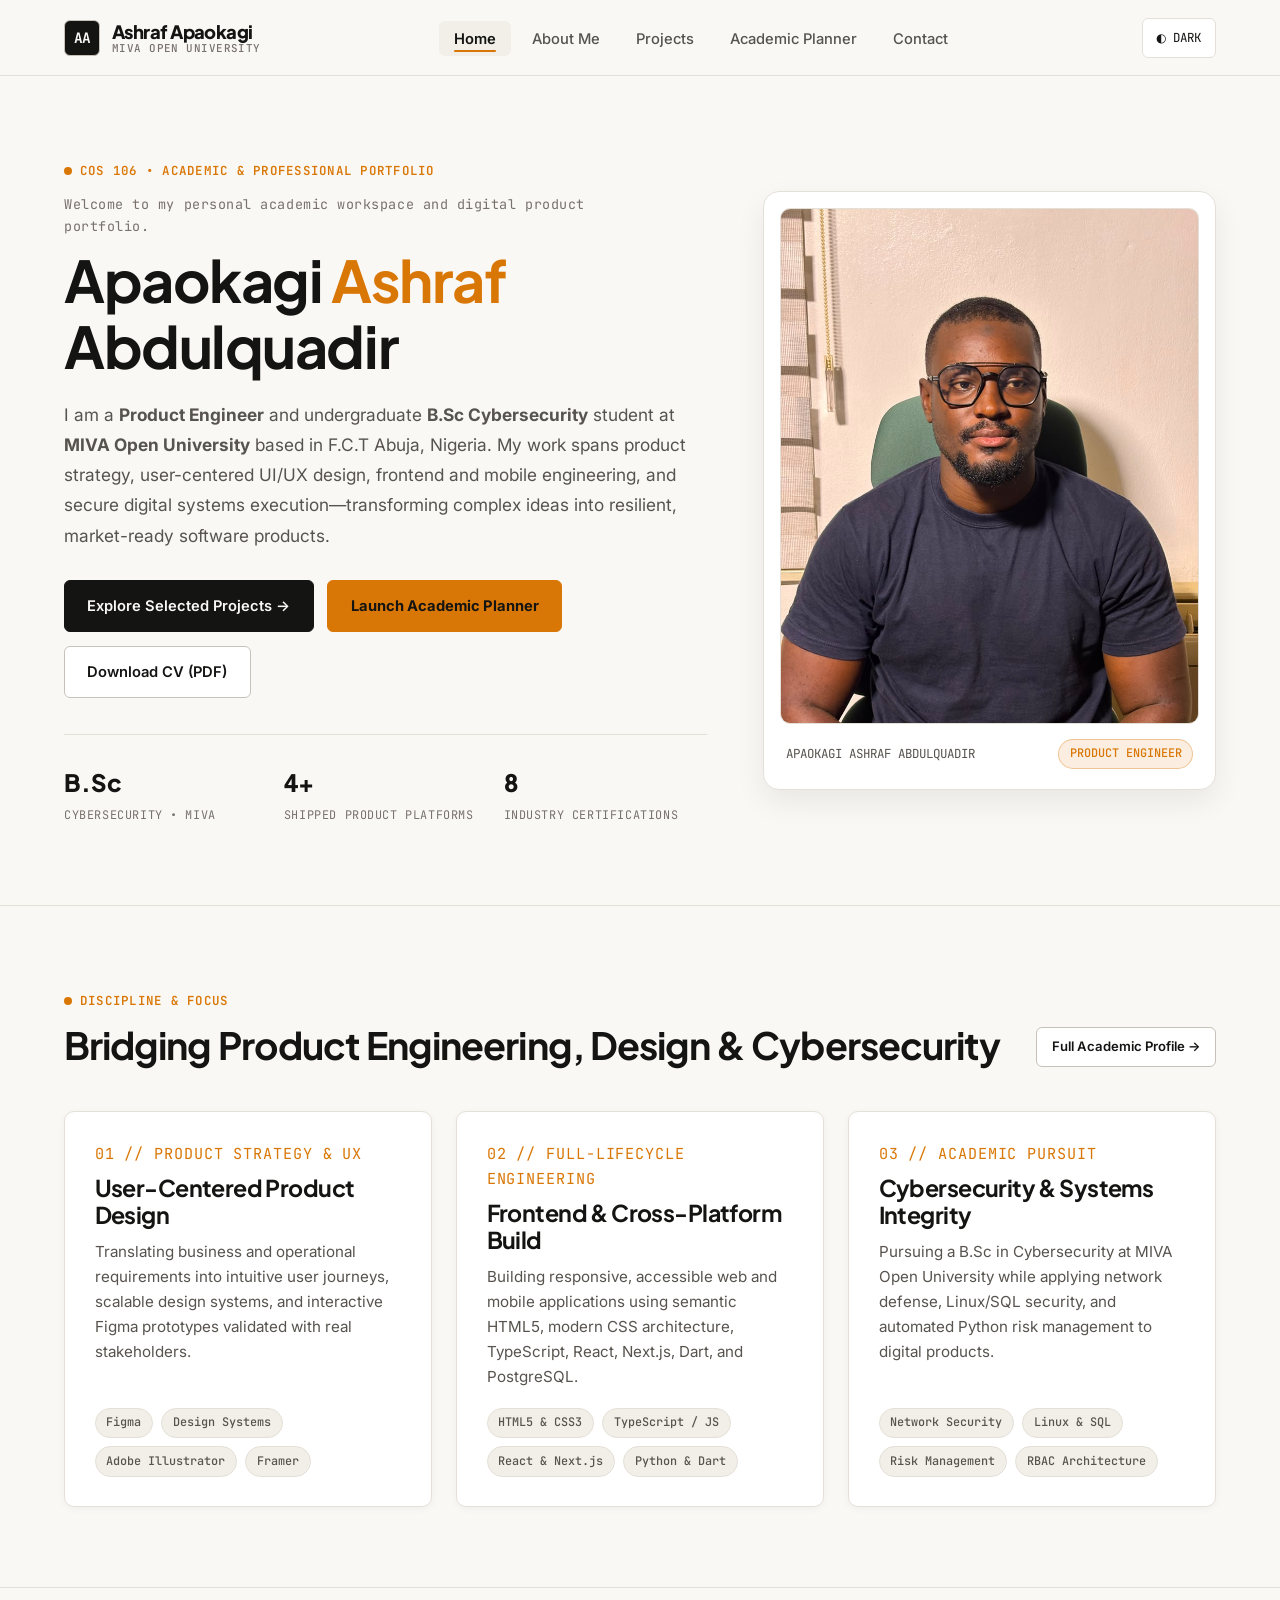
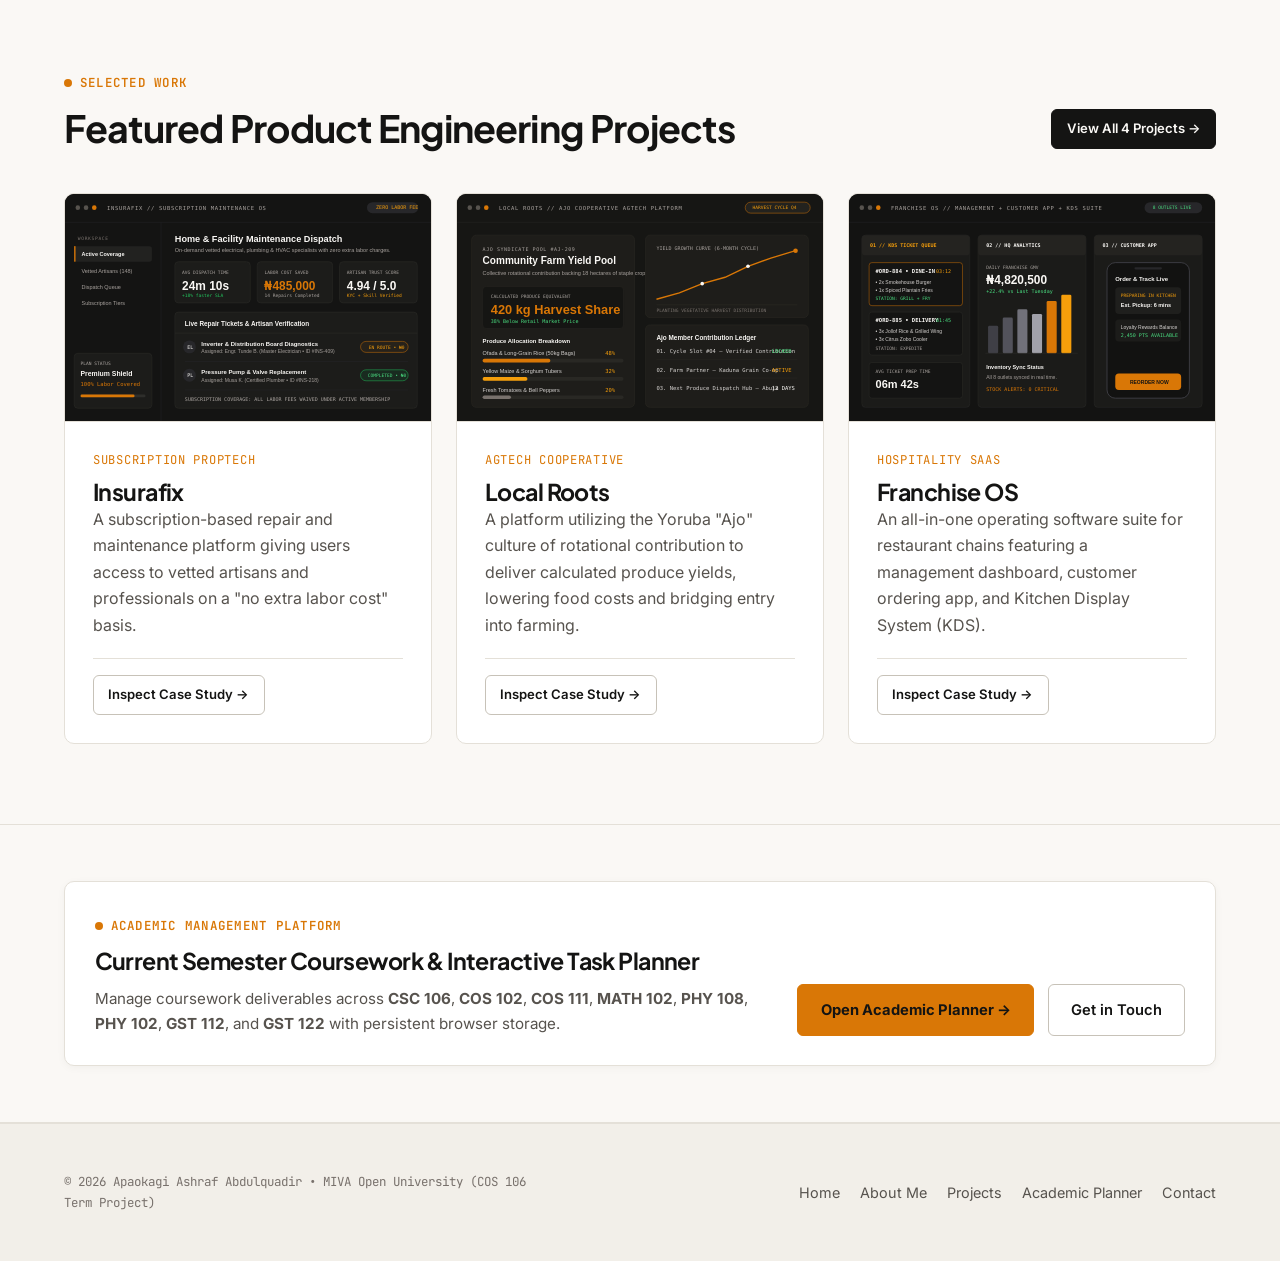
<file: index.html>
<!DOCTYPE html>
<html lang="en">
<head>
  <meta charset="UTF-8" />
  <meta name="viewport" content="width=device-width, initial-scale=1.0" />
  <meta name="description" content="Personal Academic Portfolio and Student Management Platform of Apaokagi Ashraf Abdulquadir — Product Engineer and B.Sc Cybersecurity Student at MIVA Open University." />
  <title>Apaokagi Ashraf Abdulquadir | Product Engineer &amp; Academic Portfolio</title>
  <link rel="preconnect" href="https://fonts.googleapis.com" />
  <link rel="preconnect" href="https://fonts.gstatic.com" crossorigin />
  <link href="https://fonts.googleapis.com/css2?family=Inter:wght@400;500;600;700&amp;family=JetBrains+Mono:wght@400;500;600&amp;family=Plus+Jakarta+Sans:wght@700;800&amp;display=swap" rel="stylesheet" />
  <link rel="stylesheet" href="css/styles.css" />
</head>
<body>
  <a href="#main-content" class="skip-link">Skip to main content</a>

  <!-- Persistent Navigation Header -->
  <header class="site-header">
    <div class="container header-inner">
      <a href="index.html" class="brand-logo" aria-label="Apaokagi Ashraf Abdulquadir Home">
        <span class="brand-monogram">AA</span>
        <span class="brand-meta">
          <span>Ashraf Apaokagi</span>
          <span class="brand-sub">MIVA OPEN UNIVERSITY</span>
        </span>
      </a>

      <nav aria-label="Primary Navigation">
        <ul class="nav-menu" id="nav-menu">
          <li><a href="index.html" class="nav-link active" aria-current="page">Home</a></li>
          <li><a href="about.html" class="nav-link">About Me</a></li>
          <li><a href="projects.html" class="nav-link">Projects</a></li>
          <li><a href="planner.html" class="nav-link">Academic Planner</a></li>
          <li><a href="contact.html" class="nav-link">Contact</a></li>
        </ul>
      </nav>

      <div class="header-actions">
        <button type="button" class="theme-toggle" id="theme-toggle" aria-label="Toggle color theme">
          <span>◐</span>
          <span id="theme-toggle-label">DARK</span>
        </button>
        <button type="button" class="mobile-nav-toggle" id="mobile-nav-toggle" aria-expanded="false" aria-controls="nav-menu">
          MENU ☰
        </button>
      </div>
    </div>
  </header>

  <!-- Main Content -->
  <main id="main-content">
    <!-- Hero Section: Student Name, Photograph, Welcome Message & Brief Biography -->
    <section class="section">
      <div class="container hero-grid">
        <div class="hero-content">
          <span class="eyebrow">COS 106 • Academic &amp; Professional Portfolio</span>
          <p class="hero-welcome">Welcome to my personal academic workspace and digital product portfolio.</p>
          <h1 class="hero-title">
            Apaokagi <span class="highlight">Ashraf</span> Abdulquadir
          </h1>
          <p class="hero-bio">
            I am a <strong>Product Engineer</strong> and undergraduate <strong>B.Sc Cybersecurity</strong> student at <strong>MIVA Open University</strong> based in F.C.T Abuja, Nigeria. My work spans product strategy, user-centered UI/UX design, frontend and mobile engineering, and secure digital systems execution—transforming complex ideas into resilient, market-ready software products.
          </p>

          <div class="btn-group">
            <a href="projects.html" class="btn btn-primary">Explore Selected Projects →</a>
            <a href="planner.html" class="btn btn-amber">Launch Academic Planner</a>
            <a href="docs/Product%20Engineer%20Resume.pdf" class="btn btn-secondary" target="_blank" rel="noopener">Download CV (PDF)</a>
          </div>

          <div class="hero-meta-grid">
            <div class="stat-item">
              <span class="stat-value">B.Sc</span>
              <span class="stat-label">Cybersecurity • MIVA</span>
            </div>
            <div class="stat-item">
              <span class="stat-value">4+</span>
              <span class="stat-label">Shipped Product Platforms</span>
            </div>
            <div class="stat-item">
              <span class="stat-value">8</span>
              <span class="stat-label">Industry Certifications</span>
            </div>
          </div>
        </div>

        <!-- Student Photograph Frame -->
        <aside aria-label="Student Portrait">
          <figure class="portrait-card">
            <div class="portrait-image-wrap">
              <img
                src="assets/profile.jpg"
                alt="Portrait photograph of Apaokagi Ashraf Abdulquadir, Product Engineer and B.Sc Cybersecurity student at MIVA Open University"
                width="600"
                height="740"
              />
            </div>
            <figcaption class="portrait-caption">
              <span>APAOKAGI ASHRAF ABDULQUADIR</span>
              <span class="badge badge-amber">PRODUCT ENGINEER</span>
            </figcaption>
          </figure>
        </aside>
      </div>
    </section>

    <!-- Core Pillars Section -->
    <section class="section">
      <div class="container">
        <div class="section-header">
          <div>
            <span class="eyebrow">Discipline &amp; Focus</span>
            <h2>Bridging Product Engineering, Design &amp; Cybersecurity</h2>
          </div>
          <a href="about.html" class="btn btn-secondary btn-sm">Full Academic Profile →</a>
        </div>

        <div class="grid-3">
          <article class="card">
            <div>
              <p class="card-meta">01 // Product Strategy &amp; UX</p>
              <h3>User-Centered Product Design</h3>
              <p>
                Translating business and operational requirements into intuitive user journeys, scalable design systems, and interactive Figma prototypes validated with real stakeholders.
              </p>
            </div>
            <ul class="tag-cloud" aria-label="Design Tools">
              <li class="badge">Figma</li>
              <li class="badge">Design Systems</li>
              <li class="badge">Adobe Illustrator</li>
              <li class="badge">Framer</li>
            </ul>
          </article>

          <article class="card">
            <div>
              <p class="card-meta">02 // Full-Lifecycle Engineering</p>
              <h3>Frontend &amp; Cross-Platform Build</h3>
              <p>
                Building responsive, accessible web and mobile applications using semantic HTML5, modern CSS architecture, TypeScript, React, Next.js, Dart, and PostgreSQL.
              </p>
            </div>
            <ul class="tag-cloud" aria-label="Engineering Stack">
              <li class="badge">HTML5 &amp; CSS3</li>
              <li class="badge">TypeScript / JS</li>
              <li class="badge">React &amp; Next.js</li>
              <li class="badge">Python &amp; Dart</li>
            </ul>
          </article>

          <article class="card">
            <div>
              <p class="card-meta">03 // Academic Pursuit</p>
              <h3>Cybersecurity &amp; Systems Integrity</h3>
              <p>
                Pursuing a B.Sc in Cybersecurity at MIVA Open University while applying network defense, Linux/SQL security, and automated Python risk management to digital products.
              </p>
            </div>
            <ul class="tag-cloud" aria-label="Security Focus">
              <li class="badge">Network Security</li>
              <li class="badge">Linux &amp; SQL</li>
              <li class="badge">Risk Management</li>
              <li class="badge">RBAC Architecture</li>
            </ul>
          </article>
        </div>
      </div>
    </section>

    <!-- Featured Projects Preview -->
    <section class="section">
      <div class="container">
        <div class="section-header">
          <div>
            <span class="eyebrow">Selected Work</span>
            <h2>Featured Product Engineering Projects</h2>
          </div>
          <a href="projects.html" class="btn btn-primary btn-sm">View All 4 Projects →</a>
        </div>

        <div class="grid-3">
          <article class="project-card">
            <div class="project-thumb">
              <img src="assets/project-insurafix.svg" alt="Insurafix subscription repair and maintenance platform dashboard mockup" loading="lazy" />
            </div>
            <div class="project-body">
              <div>
                <p class="card-meta">Subscription PropTech</p>
                <h3>Insurafix</h3>
                <p>
                  A subscription-based repair and maintenance platform giving users access to vetted artisans and professionals on a "no extra labor cost" basis.
                </p>
              </div>
              <div class="project-links">
                <a href="projects.html#insurafix" class="btn btn-secondary btn-sm">Inspect Case Study →</a>
              </div>
            </div>
          </article>

          <article class="project-card">
            <div class="project-thumb">
              <img src="assets/project-localroots.svg" alt="Local Roots Ajo cooperative farming yield platform interface mockup" loading="lazy" />
            </div>
            <div class="project-body">
              <div>
                <p class="card-meta">AgTech Cooperative</p>
                <h3>Local Roots</h3>
                <p>
                  A platform utilizing the Yoruba "Ajo" culture of rotational contribution to deliver calculated produce yields, lowering food costs and bridging entry into farming.
                </p>
              </div>
              <div class="project-links">
                <a href="projects.html#localroots" class="btn btn-secondary btn-sm">Inspect Case Study →</a>
              </div>
            </div>
          </article>

          <article class="project-card">
            <div class="project-thumb">
              <img src="assets/project-franchiseos.svg" alt="Franchise OS restaurant management dashboard, customer app, and KDS interface mockup" loading="lazy" />
            </div>
            <div class="project-body">
              <div>
                <p class="card-meta">Hospitality SaaS</p>
                <h3>Franchise OS</h3>
                <p>
                  An all-in-one operating software suite for restaurant chains featuring a management dashboard, customer ordering app, and Kitchen Display System (KDS).
                </p>
              </div>
              <div class="project-links">
                <a href="projects.html#franchiseos" class="btn btn-secondary btn-sm">Inspect Case Study →</a>
              </div>
            </div>
          </article>
        </div>
      </div>
    </section>

    <!-- Academic Management Callout -->
    <section class="section-compact">
      <div class="container">
        <div class="card">
          <div class="section-header" style="margin-bottom: 0;">
            <div>
              <span class="eyebrow">Academic Management Platform</span>
              <h3>Current Semester Coursework &amp; Interactive Task Planner</h3>
              <p style="margin-top: 0.45rem;">
                Manage coursework deliverables across <strong>CSC 106</strong>, <strong>COS 102</strong>, <strong>COS 111</strong>, <strong>MATH 102</strong>, <strong>PHY 108</strong>, <strong>PHY 102</strong>, <strong>GST 112</strong>, and <strong>GST 122</strong> with persistent browser storage.
              </p>
            </div>
            <div class="btn-group">
              <a href="planner.html" class="btn btn-amber">Open Academic Planner →</a>
              <a href="contact.html" class="btn btn-secondary">Get in Touch</a>
            </div>
          </div>
        </div>
      </div>
    </section>
  </main>

  <!-- Site Footer -->
  <footer class="site-footer">
    <div class="container footer-inner">
      <div>
        <p class="footer-copy">
          © 2026 Apaokagi Ashraf Abdulquadir • MIVA Open University (COS 106 Term Project)
        </p>
      </div>
      <ul class="footer-links" aria-label="Footer Navigation">
        <li><a href="index.html">Home</a></li>
        <li><a href="about.html">About Me</a></li>
        <li><a href="projects.html">Projects</a></li>
        <li><a href="planner.html">Academic Planner</a></li>
        <li><a href="contact.html">Contact</a></li>
      </ul>
    </div>
  </footer>

  <script src="js/main.js"></script>
</body>
</html>
</file>
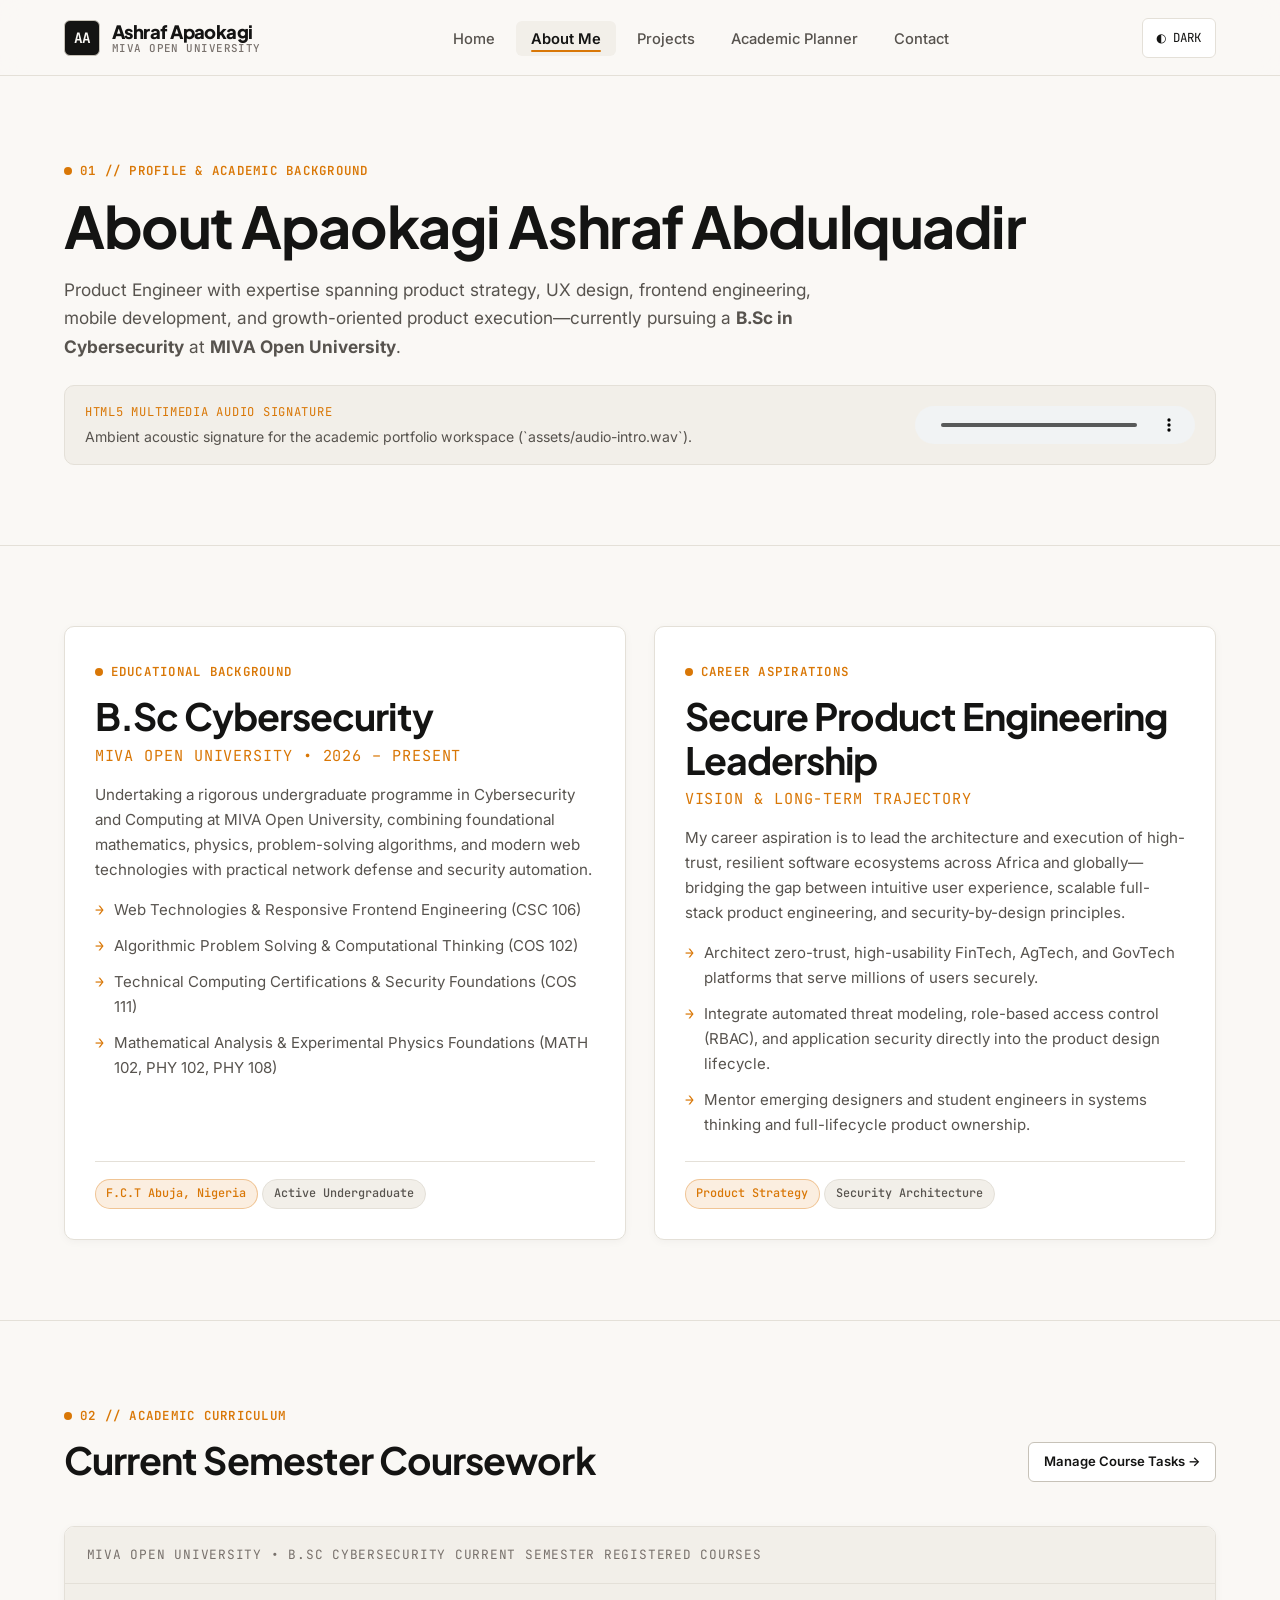
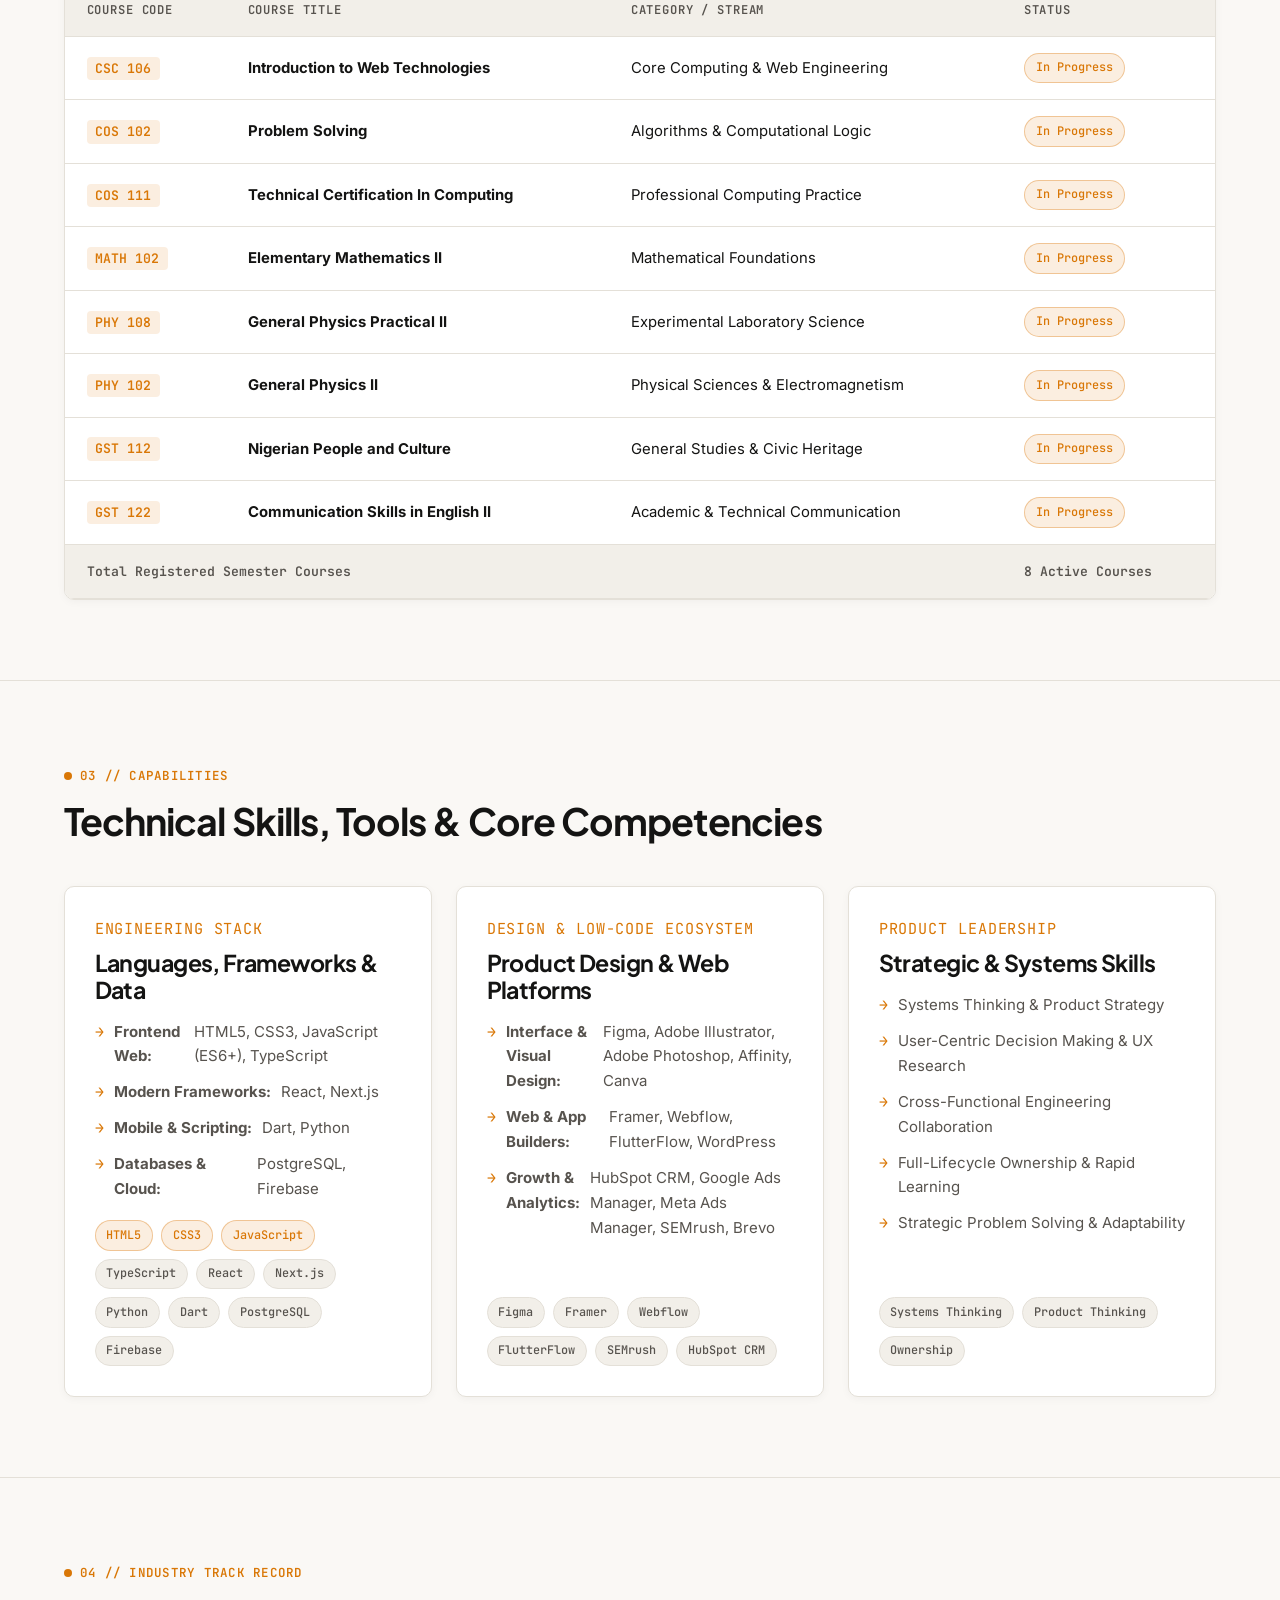
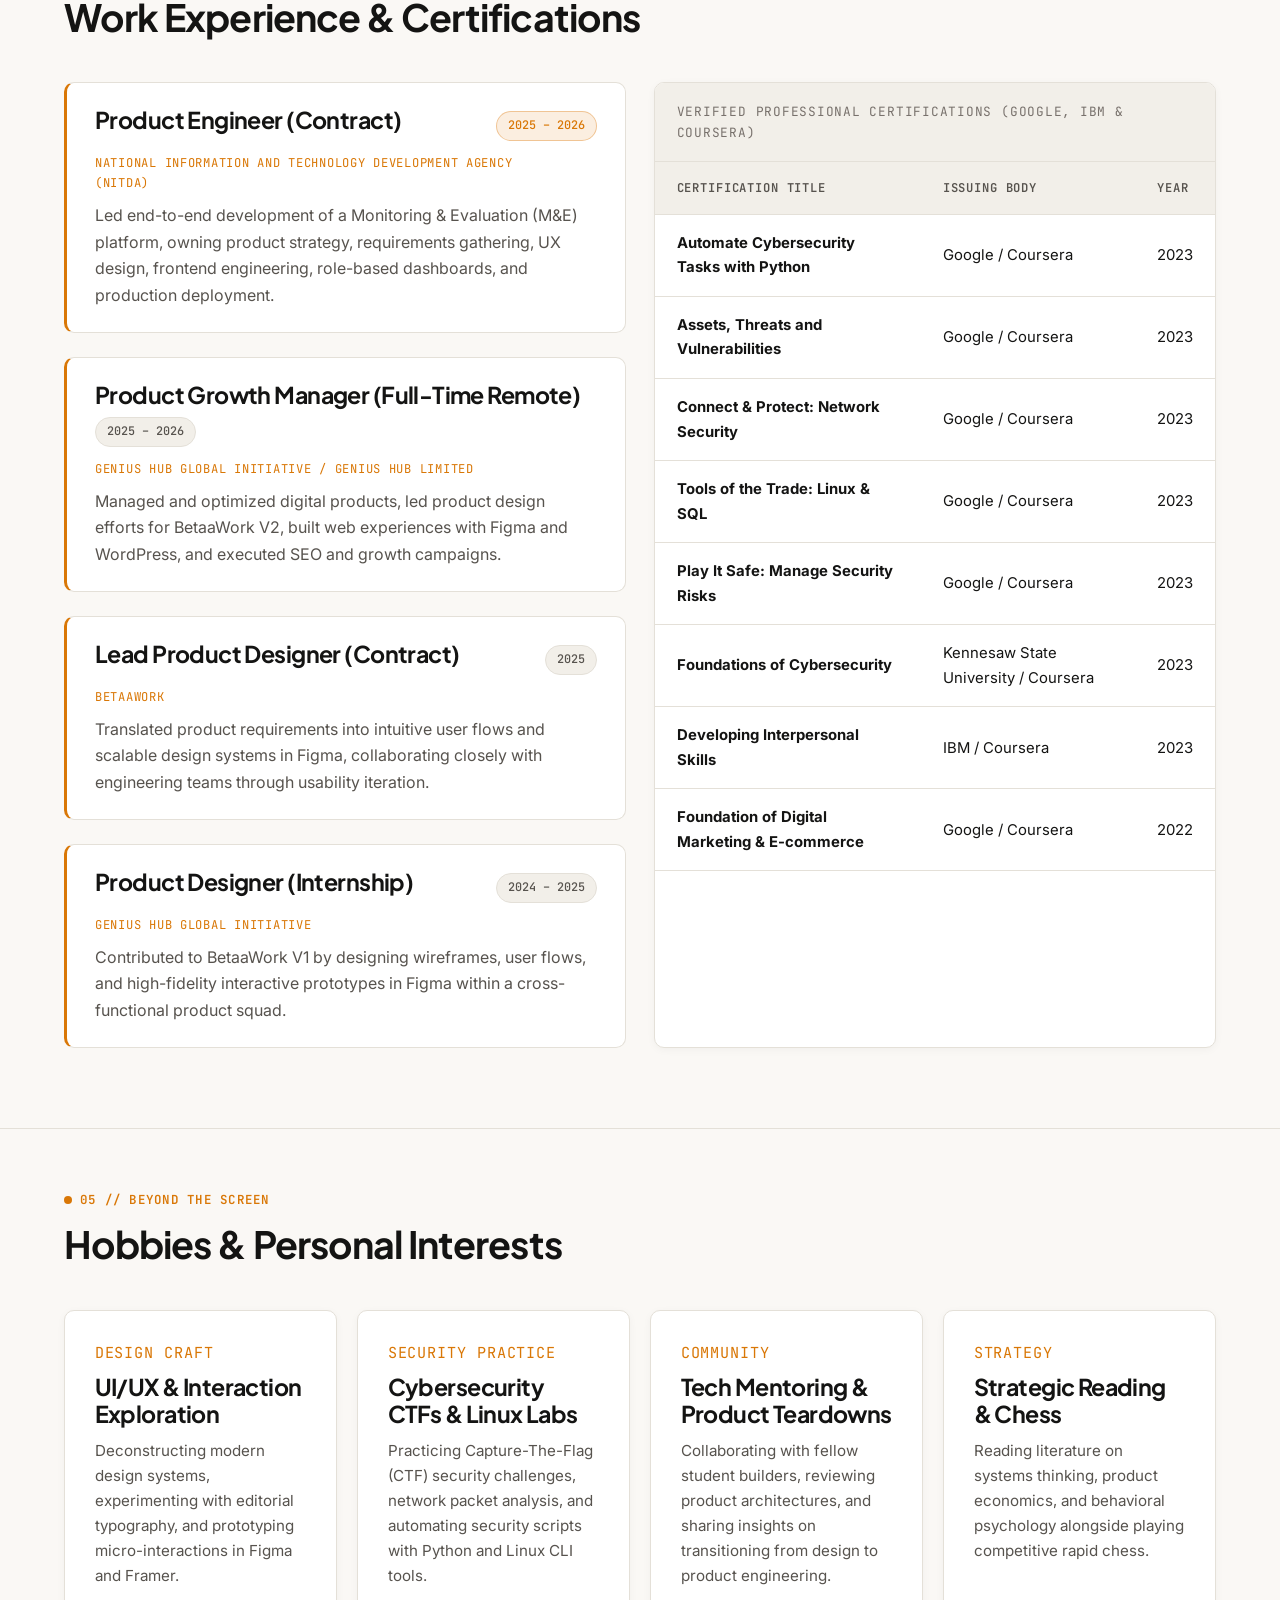
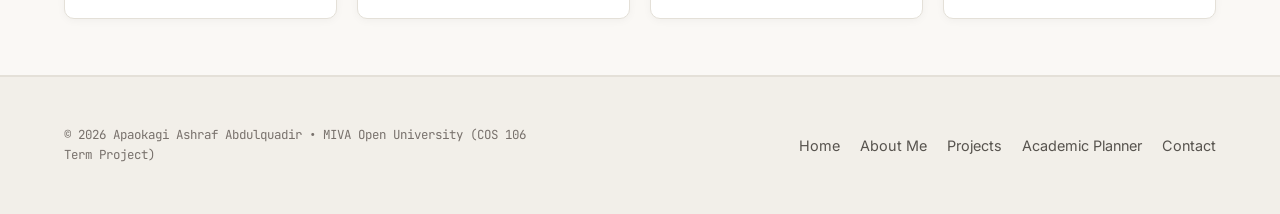
<file: about.html>
<!DOCTYPE html>
<html lang="en">
<head>
  <meta charset="UTF-8" />
  <meta name="viewport" content="width=device-width, initial-scale=1.0" />
  <meta name="description" content="About Apaokagi Ashraf Abdulquadir — Educational background at MIVA Open University, Career Aspirations, Technical Skills, Work Experience, and Hobbies." />
  <title>About Me | Apaokagi Ashraf Abdulquadir</title>
  <link rel="preconnect" href="https://fonts.googleapis.com" />
  <link rel="preconnect" href="https://fonts.gstatic.com" crossorigin />
  <link href="https://fonts.googleapis.com/css2?family=Inter:wght@400;500;600;700&amp;family=JetBrains+Mono:wght@400;500;600&amp;family=Plus+Jakarta+Sans:wght@700;800&amp;display=swap" rel="stylesheet" />
  <link rel="stylesheet" href="css/styles.css" />
</head>
<body>
  <a href="#main-content" class="skip-link">Skip to main content</a>

  <!-- Persistent Navigation Header -->
  <header class="site-header">
    <div class="container header-inner">
      <a href="index.html" class="brand-logo" aria-label="Apaokagi Ashraf Abdulquadir Home">
        <span class="brand-monogram">AA</span>
        <span class="brand-meta">
          <span>Ashraf Apaokagi</span>
          <span class="brand-sub">MIVA OPEN UNIVERSITY</span>
        </span>
      </a>

      <nav aria-label="Primary Navigation">
        <ul class="nav-menu" id="nav-menu">
          <li><a href="index.html" class="nav-link">Home</a></li>
          <li><a href="about.html" class="nav-link active" aria-current="page">About Me</a></li>
          <li><a href="projects.html" class="nav-link">Projects</a></li>
          <li><a href="planner.html" class="nav-link">Academic Planner</a></li>
          <li><a href="contact.html" class="nav-link">Contact</a></li>
        </ul>
      </nav>

      <div class="header-actions">
        <button type="button" class="theme-toggle" id="theme-toggle" aria-label="Toggle color theme">
          <span>◐</span>
          <span id="theme-toggle-label">DARK</span>
        </button>
        <button type="button" class="mobile-nav-toggle" id="mobile-nav-toggle" aria-expanded="false" aria-controls="nav-menu">
          MENU ☰
        </button>
      </div>
    </div>
  </header>

  <!-- Main Content -->
  <main id="main-content">
    <!-- Page Intro & Biography -->
    <section class="section">
      <div class="container">
        <span class="eyebrow">01 // Profile &amp; Academic Background</span>
        <h1>About Apaokagi Ashraf Abdulquadir</h1>
        <p style="margin-top: 1rem; font-size: 1.08rem;">
          Product Engineer with expertise spanning product strategy, UX design, frontend engineering, mobile development, and growth-oriented product execution—currently pursuing a <strong>B.Sc in Cybersecurity</strong> at <strong>MIVA Open University</strong>.
        </p>

        <!-- HTML5 Multimedia Audio Element (Satisfies HTML Multimedia Requirement) -->
        <div class="audio-bio-card" aria-label="Portfolio Audio Chime and Introduction">
          <div>
            <span class="card-meta" style="display: block; margin-bottom: 0.2rem;">HTML5 Multimedia Audio Signature</span>
            <p style="font-size: 0.88rem; margin: 0;">
              Ambient acoustic signature for the academic portfolio workspace (`assets/audio-intro.wav`).
            </p>
          </div>
          <audio controls preload="metadata">
            <source src="assets/audio-intro.wav" type="audio/wav" />
            Your browser does not support the HTML5 audio element.
          </audio>
        </div>
      </div>
    </section>

    <!-- Educational Background & Career Aspirations -->
    <section class="section">
      <div class="container">
        <div class="grid-2">
          <!-- Educational Background -->
          <article class="card">
            <div>
              <span class="eyebrow">Educational Background</span>
              <h2>B.Sc Cybersecurity</h2>
              <p class="card-meta" style="margin-top: 0.35rem;">MIVA Open University • 2026 – Present</p>
              <p style="margin-top: 0.85rem;">
                Undertaking a rigorous undergraduate programme in Cybersecurity and Computing at MIVA Open University, combining foundational mathematics, physics, problem-solving algorithms, and modern web technologies with practical network defense and security automation.
              </p>
              <ul class="styled-list" aria-label="Academic Focus Areas">
                <li>Web Technologies &amp; Responsive Frontend Engineering (CSC 106)</li>
                <li>Algorithmic Problem Solving &amp; Computational Thinking (COS 102)</li>
                <li>Technical Computing Certifications &amp; Security Foundations (COS 111)</li>
                <li>Mathematical Analysis &amp; Experimental Physics Foundations (MATH 102, PHY 102, PHY 108)</li>
              </ul>
            </div>
            <div style="margin-top: 1.5rem; padding-top: 1rem; border-top: 1px solid var(--border-subtle);">
              <span class="badge badge-amber">F.C.T Abuja, Nigeria</span>
              <span class="badge">Active Undergraduate</span>
            </div>
          </article>

          <!-- Career Aspirations -->
          <article class="card">
            <div>
              <span class="eyebrow">Career Aspirations</span>
              <h2>Secure Product Engineering Leadership</h2>
              <p class="card-meta" style="margin-top: 0.35rem;">Vision &amp; Long-Term Trajectory</p>
              <p style="margin-top: 0.85rem;">
                My career aspiration is to lead the architecture and execution of high-trust, resilient software ecosystems across Africa and globally—bridging the gap between intuitive user experience, scalable full-stack product engineering, and security-by-design principles.
              </p>
              <ul class="styled-list" aria-label="Career Goals">
                <li>Architect zero-trust, high-usability FinTech, AgTech, and GovTech platforms that serve millions of users securely.</li>
                <li>Integrate automated threat modeling, role-based access control (RBAC), and application security directly into the product design lifecycle.</li>
                <li>Mentor emerging designers and student engineers in systems thinking and full-lifecycle product ownership.</li>
              </ul>
            </div>
            <div style="margin-top: 1.5rem; padding-top: 1rem; border-top: 1px solid var(--border-subtle);">
              <span class="badge badge-amber">Product Strategy</span>
              <span class="badge">Security Architecture</span>
            </div>
          </article>
        </div>
      </div>
    </section>

    <!-- Current Semester Coursework Table (HTML Table Requirement) -->
    <section class="section">
      <div class="container">
        <div class="section-header">
          <div>
            <span class="eyebrow">02 // Academic Curriculum</span>
            <h2>Current Semester Coursework</h2>
          </div>
          <a href="planner.html" class="btn btn-secondary btn-sm">Manage Course Tasks →</a>
        </div>

        <div class="table-wrapper">
          <table class="data-table">
            <caption>MIVA Open University • B.Sc Cybersecurity Current Semester Registered Courses</caption>
            <thead>
              <tr>
                <th scope="col">Course Code</th>
                <th scope="col">Course Title</th>
                <th scope="col">Category / Stream</th>
                <th scope="col">Status</th>
              </tr>
            </thead>
            <tbody>
              <tr>
                <td><span class="code-pill">CSC 106</span></td>
                <td><strong>Introduction to Web Technologies</strong></td>
                <td>Core Computing &amp; Web Engineering</td>
                <td><span class="badge badge-amber">In Progress</span></td>
              </tr>
              <tr>
                <td><span class="code-pill">COS 102</span></td>
                <td><strong>Problem Solving</strong></td>
                <td>Algorithms &amp; Computational Logic</td>
                <td><span class="badge badge-amber">In Progress</span></td>
              </tr>
              <tr>
                <td><span class="code-pill">COS 111</span></td>
                <td><strong>Technical Certification In Computing</strong></td>
                <td>Professional Computing Practice</td>
                <td><span class="badge badge-amber">In Progress</span></td>
              </tr>
              <tr>
                <td><span class="code-pill">MATH 102</span></td>
                <td><strong>Elementary Mathematics II</strong></td>
                <td>Mathematical Foundations</td>
                <td><span class="badge badge-amber">In Progress</span></td>
              </tr>
              <tr>
                <td><span class="code-pill">PHY 108</span></td>
                <td><strong>General Physics Practical II</strong></td>
                <td>Experimental Laboratory Science</td>
                <td><span class="badge badge-amber">In Progress</span></td>
              </tr>
              <tr>
                <td><span class="code-pill">PHY 102</span></td>
                <td><strong>General Physics II</strong></td>
                <td>Physical Sciences &amp; Electromagnetism</td>
                <td><span class="badge badge-amber">In Progress</span></td>
              </tr>
              <tr>
                <td><span class="code-pill">GST 112</span></td>
                <td><strong>Nigerian People and Culture</strong></td>
                <td>General Studies &amp; Civic Heritage</td>
                <td><span class="badge badge-amber">In Progress</span></td>
              </tr>
              <tr>
                <td><span class="code-pill">GST 122</span></td>
                <td><strong>Communication Skills in English II</strong></td>
                <td>Academic &amp; Technical Communication</td>
                <td><span class="badge badge-amber">In Progress</span></td>
              </tr>
            </tbody>
            <tfoot>
              <tr>
                <td colspan="3">Total Registered Semester Courses</td>
                <td>8 Active Courses</td>
              </tr>
            </tfoot>
          </table>
        </div>
      </div>
    </section>

    <!-- Technical Skills & Tools Matrix -->
    <section class="section">
      <div class="container">
        <div class="section-header">
          <div>
            <span class="eyebrow">03 // Capabilities</span>
            <h2>Technical Skills, Tools &amp; Core Competencies</h2>
          </div>
        </div>

        <div class="grid-3">
          <article class="card">
            <div>
              <p class="card-meta">Engineering Stack</p>
              <h3>Languages, Frameworks &amp; Data</h3>
              <ul class="styled-list">
                <li><strong>Frontend Web:</strong> HTML5, CSS3, JavaScript (ES6+), TypeScript</li>
                <li><strong>Modern Frameworks:</strong> React, Next.js</li>
                <li><strong>Mobile &amp; Scripting:</strong> Dart, Python</li>
                <li><strong>Databases &amp; Cloud:</strong> PostgreSQL, Firebase</li>
              </ul>
            </div>
            <ul class="tag-cloud" aria-label="Tech Stack Badges">
              <li class="badge badge-amber">HTML5</li>
              <li class="badge badge-amber">CSS3</li>
              <li class="badge badge-amber">JavaScript</li>
              <li class="badge">TypeScript</li>
              <li class="badge">React</li>
              <li class="badge">Next.js</li>
              <li class="badge">Python</li>
              <li class="badge">Dart</li>
              <li class="badge">PostgreSQL</li>
              <li class="badge">Firebase</li>
            </ul>
          </article>

          <article class="card">
            <div>
              <p class="card-meta">Design &amp; Low-Code Ecosystem</p>
              <h3>Product Design &amp; Web Platforms</h3>
              <ul class="styled-list">
                <li><strong>Interface &amp; Visual Design:</strong> Figma, Adobe Illustrator, Adobe Photoshop, Affinity, Canva</li>
                <li><strong>Web &amp; App Builders:</strong> Framer, Webflow, FlutterFlow, WordPress</li>
                <li><strong>Growth &amp; Analytics:</strong> HubSpot CRM, Google Ads Manager, Meta Ads Manager, SEMrush, Brevo</li>
              </ul>
            </div>
            <ul class="tag-cloud" aria-label="Design and Growth Tools">
              <li class="badge">Figma</li>
              <li class="badge">Framer</li>
              <li class="badge">Webflow</li>
              <li class="badge">FlutterFlow</li>
              <li class="badge">SEMrush</li>
              <li class="badge">HubSpot CRM</li>
            </ul>
          </article>

          <article class="card">
            <div>
              <p class="card-meta">Product Leadership</p>
              <h3>Strategic &amp; Systems Skills</h3>
              <ul class="styled-list">
                <li>Systems Thinking &amp; Product Strategy</li>
                <li>User-Centric Decision Making &amp; UX Research</li>
                <li>Cross-Functional Engineering Collaboration</li>
                <li>Full-Lifecycle Ownership &amp; Rapid Learning</li>
                <li>Strategic Problem Solving &amp; Adaptability</li>
              </ul>
            </div>
            <ul class="tag-cloud" aria-label="Soft Skills">
              <li class="badge">Systems Thinking</li>
              <li class="badge">Product Thinking</li>
              <li class="badge">Ownership</li>
            </ul>
          </article>
        </div>
      </div>
    </section>

    <!-- Professional Experience & Industry Certifications -->
    <section class="section">
      <div class="container">
        <div class="section-header">
          <div>
            <span class="eyebrow">04 // Industry Track Record</span>
            <h2>Work Experience &amp; Certifications</h2>
          </div>
        </div>

        <div class="grid-2">
          <!-- Work Experience Timeline -->
          <div class="timeline" aria-label="Professional Experience">
            <article class="timeline-item">
              <div class="timeline-header">
                <h3>Product Engineer (Contract)</h3>
                <span class="badge badge-amber">2025 – 2026</span>
              </div>
              <p class="card-meta">National Information and Technology Development Agency (NITDA)</p>
              <p>
                Led end-to-end development of a Monitoring &amp; Evaluation (M&amp;E) platform, owning product strategy, requirements gathering, UX design, frontend engineering, role-based dashboards, and production deployment.
              </p>
            </article>

            <article class="timeline-item">
              <div class="timeline-header">
                <h3>Product Growth Manager (Full-Time Remote)</h3>
                <span class="badge">2025 – 2026</span>
              </div>
              <p class="card-meta">Genius Hub Global Initiative / Genius Hub Limited</p>
              <p>
                Managed and optimized digital products, led product design efforts for BetaaWork V2, built web experiences with Figma and WordPress, and executed SEO and growth campaigns.
              </p>
            </article>

            <article class="timeline-item">
              <div class="timeline-header">
                <h3>Lead Product Designer (Contract)</h3>
                <span class="badge">2025</span>
              </div>
              <p class="card-meta">BetaaWork</p>
              <p>
                Translated product requirements into intuitive user flows and scalable design systems in Figma, collaborating closely with engineering teams through usability iteration.
              </p>
            </article>

            <article class="timeline-item">
              <div class="timeline-header">
                <h3>Product Designer (Internship)</h3>
                <span class="badge">2024 – 2025</span>
              </div>
              <p class="card-meta">Genius Hub Global Initiative</p>
              <p>
                Contributed to BetaaWork V1 by designing wireframes, user flows, and high-fidelity interactive prototypes in Figma within a cross-functional product squad.
              </p>
            </article>
          </div>

          <!-- Certifications Table -->
          <div class="table-wrapper">
            <table class="data-table">
              <caption>Verified Professional Certifications (Google, IBM &amp; Coursera)</caption>
              <thead>
                <tr>
                  <th scope="col">Certification Title</th>
                  <th scope="col">Issuing Body</th>
                  <th scope="col">Year</th>
                </tr>
              </thead>
              <tbody>
                <tr>
                  <td><strong>Automate Cybersecurity Tasks with Python</strong></td>
                  <td>Google / Coursera</td>
                  <td>2023</td>
                </tr>
                <tr>
                  <td><strong>Assets, Threats and Vulnerabilities</strong></td>
                  <td>Google / Coursera</td>
                  <td>2023</td>
                </tr>
                <tr>
                  <td><strong>Connect &amp; Protect: Network Security</strong></td>
                  <td>Google / Coursera</td>
                  <td>2023</td>
                </tr>
                <tr>
                  <td><strong>Tools of the Trade: Linux &amp; SQL</strong></td>
                  <td>Google / Coursera</td>
                  <td>2023</td>
                </tr>
                <tr>
                  <td><strong>Play It Safe: Manage Security Risks</strong></td>
                  <td>Google / Coursera</td>
                  <td>2023</td>
                </tr>
                <tr>
                  <td><strong>Foundations of Cybersecurity</strong></td>
                  <td>Kennesaw State University / Coursera</td>
                  <td>2023</td>
                </tr>
                <tr>
                  <td><strong>Developing Interpersonal Skills</strong></td>
                  <td>IBM / Coursera</td>
                  <td>2023</td>
                </tr>
                <tr>
                  <td><strong>Foundation of Digital Marketing &amp; E-commerce</strong></td>
                  <td>Google / Coursera</td>
                  <td>2022</td>
                </tr>
              </tbody>
            </table>
          </div>
        </div>
      </div>
    </section>

    <!-- Hobbies and Interests -->
    <section class="section-compact">
      <div class="container">
        <div class="section-header">
          <div>
            <span class="eyebrow">05 // Beyond the Screen</span>
            <h2>Hobbies &amp; Personal Interests</h2>
          </div>
        </div>

        <div class="grid-4">
          <article class="card">
            <div>
              <p class="card-meta">Design Craft</p>
              <h3>UI/UX &amp; Interaction Exploration</h3>
              <p>
                Deconstructing modern design systems, experimenting with editorial typography, and prototyping micro-interactions in Figma and Framer.
              </p>
            </div>
          </article>

          <article class="card">
            <div>
              <p class="card-meta">Security Practice</p>
              <h3>Cybersecurity CTFs &amp; Linux Labs</h3>
              <p>
                Practicing Capture-The-Flag (CTF) security challenges, network packet analysis, and automating security scripts with Python and Linux CLI tools.
              </p>
            </div>
          </article>

          <article class="card">
            <div>
              <p class="card-meta">Community</p>
              <h3>Tech Mentoring &amp; Product Teardowns</h3>
              <p>
                Collaborating with fellow student builders, reviewing product architectures, and sharing insights on transitioning from design to product engineering.
              </p>
            </div>
          </article>

          <article class="card">
            <div>
              <p class="card-meta">Strategy</p>
              <h3>Strategic Reading &amp; Chess</h3>
              <p>
                Reading literature on systems thinking, product economics, and behavioral psychology alongside playing competitive rapid chess.
              </p>
            </div>
          </article>
        </div>
      </div>
    </section>
  </main>

  <!-- Site Footer -->
  <footer class="site-footer">
    <div class="container footer-inner">
      <div>
        <p class="footer-copy">
          © 2026 Apaokagi Ashraf Abdulquadir • MIVA Open University (COS 106 Term Project)
        </p>
      </div>
      <ul class="footer-links" aria-label="Footer Navigation">
        <li><a href="index.html">Home</a></li>
        <li><a href="about.html">About Me</a></li>
        <li><a href="projects.html">Projects</a></li>
        <li><a href="planner.html">Academic Planner</a></li>
        <li><a href="contact.html">Contact</a></li>
      </ul>
    </div>
  </footer>

  <script src="js/main.js"></script>
</body>
</html>
</file>
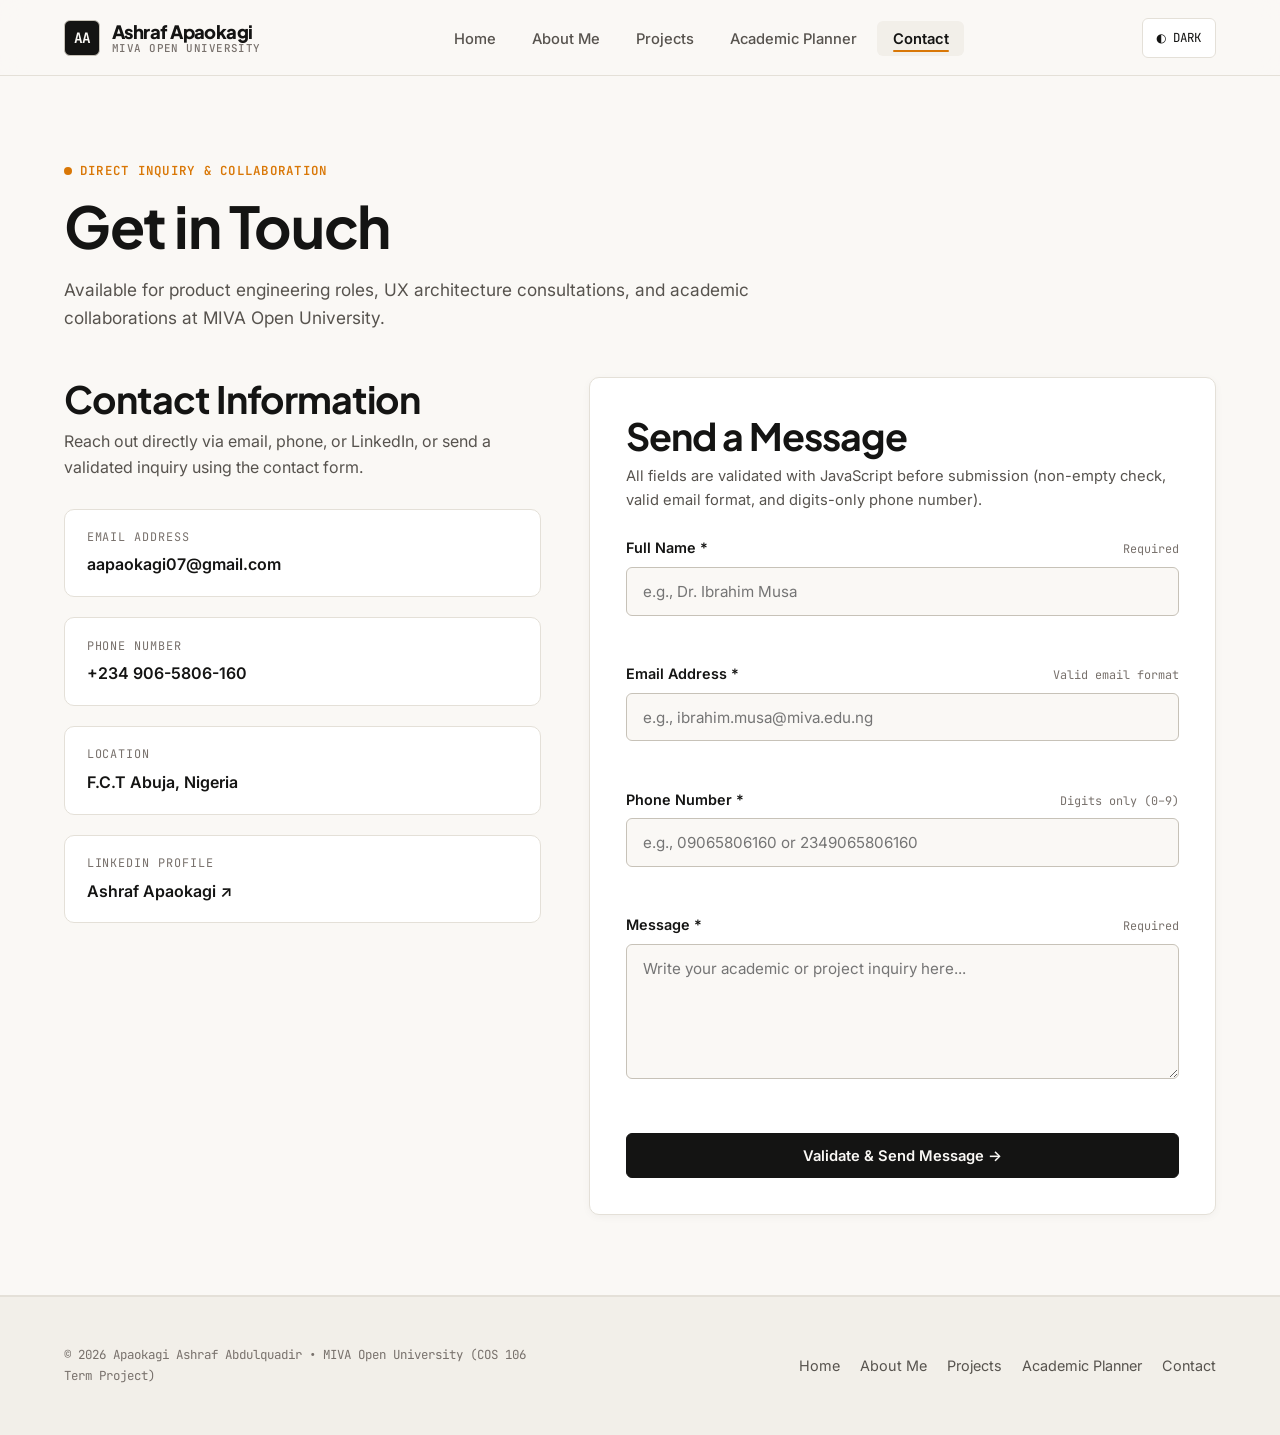
<file: contact.html>
<!DOCTYPE html>
<html lang="en">
<head>
  <meta charset="UTF-8" />
  <meta name="viewport" content="width=device-width, initial-scale=1.0" />
  <meta name="description" content="Contact Apaokagi Ashraf Abdulquadir — Product Engineer & B.Sc Cybersecurity Student at MIVA Open University." />
  <title>Contact | Apaokagi Ashraf Abdulquadir</title>
  <link rel="preconnect" href="https://fonts.googleapis.com" />
  <link rel="preconnect" href="https://fonts.gstatic.com" crossorigin />
  <link href="https://fonts.googleapis.com/css2?family=Inter:wght@400;500;600;700&amp;family=JetBrains+Mono:wght@400;500;600&amp;family=Plus+Jakarta+Sans:wght@700;800&amp;display=swap" rel="stylesheet" />
  <link rel="stylesheet" href="css/styles.css" />
</head>
<body>
  <a href="#main-content" class="skip-link">Skip to main content</a>

  <!-- Persistent Navigation Header -->
  <header class="site-header">
    <div class="container header-inner">
      <a href="index.html" class="brand-logo" aria-label="Apaokagi Ashraf Abdulquadir Home">
        <span class="brand-monogram">AA</span>
        <span class="brand-meta">
          <span>Ashraf Apaokagi</span>
          <span class="brand-sub">MIVA OPEN UNIVERSITY</span>
        </span>
      </a>

      <nav aria-label="Primary Navigation">
        <ul class="nav-menu" id="nav-menu">
          <li><a href="index.html" class="nav-link">Home</a></li>
          <li><a href="about.html" class="nav-link">About Me</a></li>
          <li><a href="projects.html" class="nav-link">Projects</a></li>
          <li><a href="planner.html" class="nav-link">Academic Planner</a></li>
          <li><a href="contact.html" class="nav-link active" aria-current="page">Contact</a></li>
        </ul>
      </nav>

      <div class="header-actions">
        <button type="button" class="theme-toggle" id="theme-toggle" aria-label="Toggle color theme">
          <span>◐</span>
          <span id="theme-toggle-label">DARK</span>
        </button>
        <button type="button" class="mobile-nav-toggle" id="mobile-nav-toggle" aria-expanded="false" aria-controls="nav-menu">
          MENU ☰
        </button>
      </div>
    </div>
  </header>

  <!-- Main Content -->
  <main id="main-content">
    <section class="section">
      <div class="container">
        <span class="eyebrow">Direct Inquiry &amp; Collaboration</span>
        <h1>Get in Touch</h1>
        <p style="margin-top: 1rem; font-size: 1.08rem;">
          Available for product engineering roles, UX architecture consultations, and academic collaborations at MIVA Open University.
        </p>

        <div class="contact-layout" style="margin-top: 2.75rem;">
          <!-- Left Column: Direct Contact Details -->
          <aside aria-label="Contact Coordinates">
            <h2>Contact Information</h2>
            <p style="margin-top: 0.5rem;">
              Reach out directly via email, phone, or LinkedIn, or send a validated inquiry using the contact form.
            </p>

            <ul class="contact-info-list">
              <li class="contact-info-item">
                <span class="contact-info-label">Email Address</span>
                <a href="mailto:aapaokagi07@gmail.com" class="contact-info-value">aapaokagi07@gmail.com</a>
              </li>

              <li class="contact-info-item">
                <span class="contact-info-label">Phone Number</span>
                <a href="tel:+2349065806160" class="contact-info-value">+234 906-5806-160</a>
              </li>

              <li class="contact-info-item">
                <span class="contact-info-label">Location</span>
                <span class="contact-info-value">F.C.T Abuja, Nigeria</span>
              </li>

              <li class="contact-info-item">
                <span class="contact-info-label">LinkedIn Profile</span>
                <a href="https://www.linkedin.com" target="_blank" rel="noopener" class="contact-info-value">
                  Ashraf Apaokagi ↗
                </a>
              </li>
            </ul>
          </aside>

          <!-- Right Column: Validated Contact Form -->
          <div class="form-card">
            <h2 style="margin-bottom: 0.45rem;">Send a Message</h2>
            <p style="font-size: 0.92rem; margin-bottom: 1.5rem;">
              All fields are validated with JavaScript before submission (non-empty check, valid email format, and digits-only phone number).
            </p>

            <!-- Form Submission Status Banner -->
            <div id="form-feedback" class="form-feedback" role="status" aria-live="polite"></div>

            <form id="contact-form" novalidate>
              <!-- 1. Name -->
              <div class="form-group">
                <label for="contact-name" class="form-label">
                  <span>Full Name *</span>
                  <span class="form-hint">Required</span>
                </label>
                <input
                  type="text"
                  id="contact-name"
                  name="name"
                  class="form-control"
                  placeholder="e.g., Dr. Ibrahim Musa"
                  autocomplete="name"
                  aria-describedby="error-name"
                  required
                />
                <span id="error-name" class="field-error" role="alert"></span>
              </div>

              <!-- 2. Email Address -->
              <div class="form-group">
                <label for="contact-email" class="form-label">
                  <span>Email Address *</span>
                  <span class="form-hint">Valid email format</span>
                </label>
                <input
                  type="email"
                  id="contact-email"
                  name="email"
                  class="form-control"
                  placeholder="e.g., ibrahim.musa@miva.edu.ng"
                  autocomplete="email"
                  aria-describedby="error-email"
                  required
                />
                <span id="error-email" class="field-error" role="alert"></span>
              </div>

              <!-- 3. Phone Number (Digits Only) -->
              <div class="form-group">
                <label for="contact-phone" class="form-label">
                  <span>Phone Number *</span>
                  <span class="form-hint">Digits only (0–9)</span>
                </label>
                <input
                  type="tel"
                  id="contact-phone"
                  name="phone"
                  class="form-control"
                  placeholder="e.g., 09065806160 or 2349065806160"
                  inputmode="numeric"
                  autocomplete="tel"
                  aria-describedby="error-phone"
                  required
                />
                <span id="error-phone" class="field-error" role="alert"></span>
              </div>

              <!-- 4. Message -->
              <div class="form-group">
                <label for="contact-message" class="form-label">
                  <span>Message *</span>
                  <span class="form-hint">Required</span>
                </label>
                <textarea
                  id="contact-message"
                  name="message"
                  class="form-control"
                  placeholder="Write your academic or project inquiry here..."
                  aria-describedby="error-message"
                  required
                ></textarea>
                <span id="error-message" class="field-error" role="alert"></span>
              </div>

              <button type="submit" class="btn btn-primary" id="contact-submit-btn" style="width: 100%;">
                Validate &amp; Send Message →
              </button>
            </form>
          </div>
        </div>
      </div>
    </section>
  </main>

  <!-- Site Footer -->
  <footer class="site-footer">
    <div class="container footer-inner">
      <div>
        <p class="footer-copy">
          © 2026 Apaokagi Ashraf Abdulquadir • MIVA Open University (COS 106 Term Project)
        </p>
      </div>
      <ul class="footer-links" aria-label="Footer Navigation">
        <li><a href="index.html">Home</a></li>
        <li><a href="about.html">About Me</a></li>
        <li><a href="projects.html">Projects</a></li>
        <li><a href="planner.html">Academic Planner</a></li>
        <li><a href="contact.html">Contact</a></li>
      </ul>
    </div>
  </footer>

  <script src="js/main.js"></script>
  <script src="js/contact.js"></script>
</body>
</html>
</file>
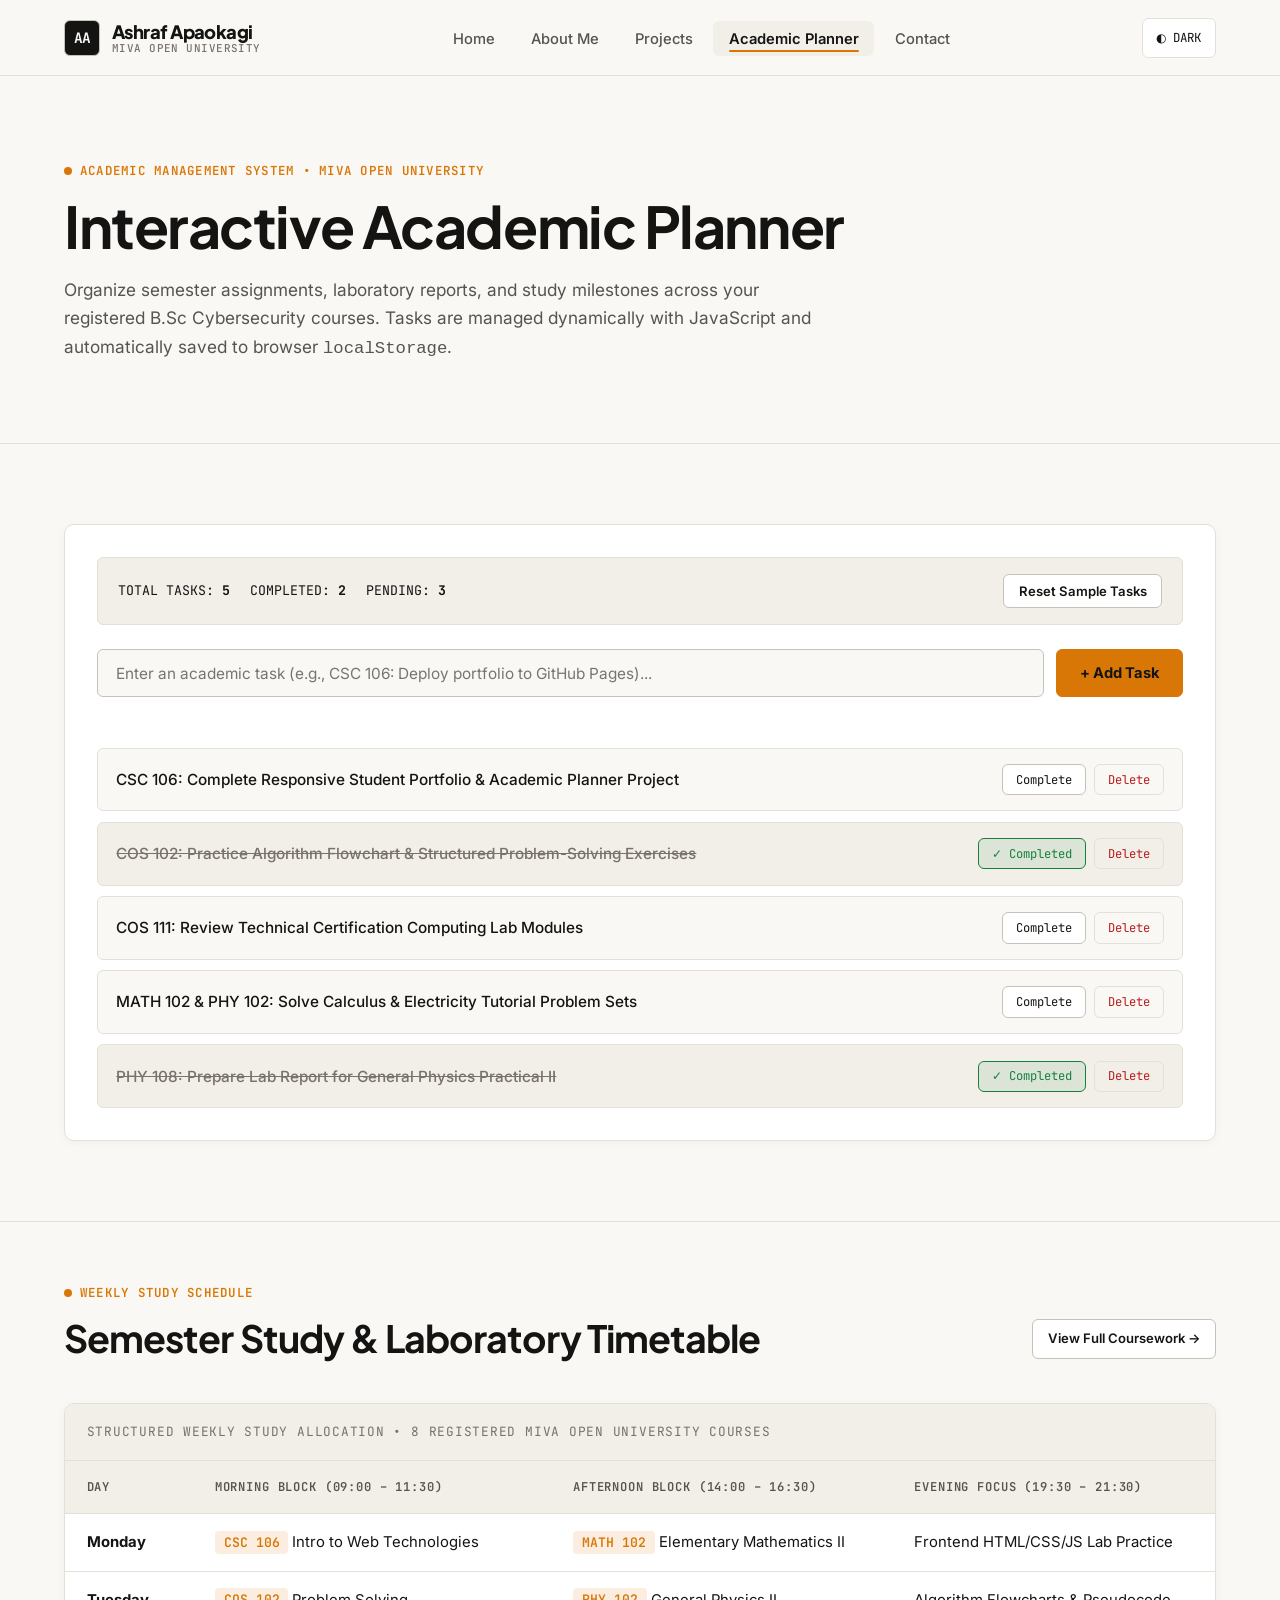
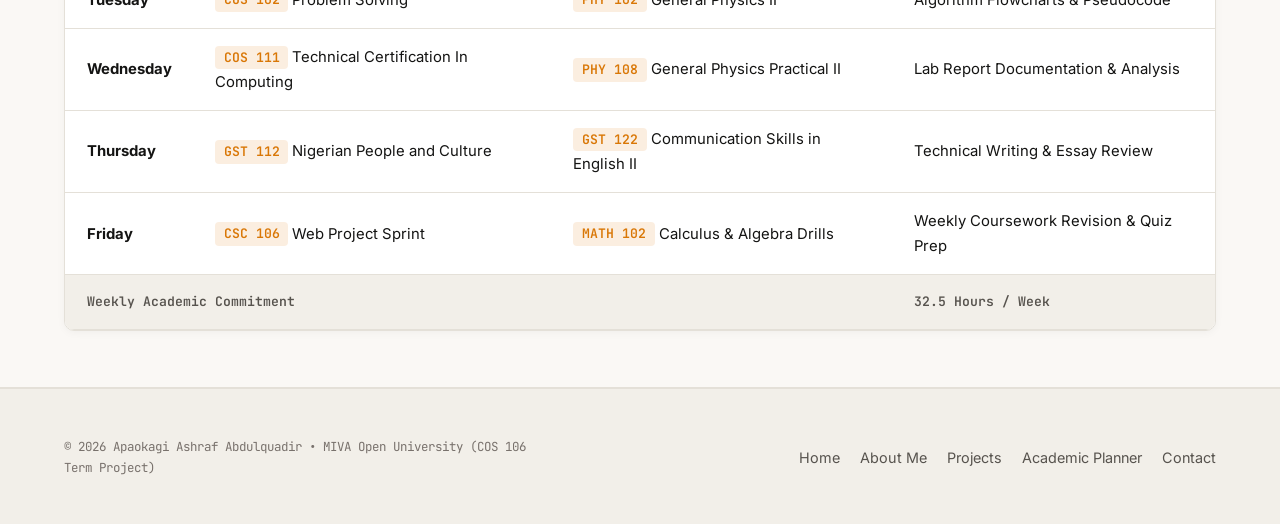
<file: planner.html>
<!DOCTYPE html>
<html lang="en">
<head>
  <meta charset="UTF-8" />
  <meta name="viewport" content="width=device-width, initial-scale=1.0" />
  <meta name="description" content="Interactive Academic Planner and Semester Study Timetable for Apaokagi Ashraf Abdulquadir — MIVA Open University B.Sc Cybersecurity." />
  <title>Academic Planner | Apaokagi Ashraf Abdulquadir</title>
  <link rel="preconnect" href="https://fonts.googleapis.com" />
  <link rel="preconnect" href="https://fonts.gstatic.com" crossorigin />
  <link href="https://fonts.googleapis.com/css2?family=Inter:wght@400;500;600;700&amp;family=JetBrains+Mono:wght@400;500;600&amp;family=Plus+Jakarta+Sans:wght@700;800&amp;display=swap" rel="stylesheet" />
  <link rel="stylesheet" href="css/styles.css" />
</head>
<body>
  <a href="#main-content" class="skip-link">Skip to main content</a>

  <!-- Persistent Navigation Header -->
  <header class="site-header">
    <div class="container header-inner">
      <a href="index.html" class="brand-logo" aria-label="Apaokagi Ashraf Abdulquadir Home">
        <span class="brand-monogram">AA</span>
        <span class="brand-meta">
          <span>Ashraf Apaokagi</span>
          <span class="brand-sub">MIVA OPEN UNIVERSITY</span>
        </span>
      </a>

      <nav aria-label="Primary Navigation">
        <ul class="nav-menu" id="nav-menu">
          <li><a href="index.html" class="nav-link">Home</a></li>
          <li><a href="about.html" class="nav-link">About Me</a></li>
          <li><a href="projects.html" class="nav-link">Projects</a></li>
          <li><a href="planner.html" class="nav-link active" aria-current="page">Academic Planner</a></li>
          <li><a href="contact.html" class="nav-link">Contact</a></li>
        </ul>
      </nav>

      <div class="header-actions">
        <button type="button" class="theme-toggle" id="theme-toggle" aria-label="Toggle color theme">
          <span>◐</span>
          <span id="theme-toggle-label">DARK</span>
        </button>
        <button type="button" class="mobile-nav-toggle" id="mobile-nav-toggle" aria-expanded="false" aria-controls="nav-menu">
          MENU ☰
        </button>
      </div>
    </div>
  </header>

  <!-- Main Content -->
  <main id="main-content">
    <!-- Page Header -->
    <section class="section">
      <div class="container">
        <span class="eyebrow">Academic Management System • MIVA Open University</span>
        <h1>Interactive Academic Planner</h1>
        <p style="margin-top: 1rem; font-size: 1.08rem;">
          Organize semester assignments, laboratory reports, and study milestones across your registered B.Sc Cybersecurity courses. Tasks are managed dynamically with JavaScript and automatically saved to browser <code>localStorage</code>.
        </p>
      </div>
    </section>

    <!-- Interactive Task Management Section -->
    <section class="section">
      <div class="container">
        <div class="planner-card">
          <div class="planner-stats-bar">
            <div class="planner-counts" aria-live="polite">
              <span>TOTAL TASKS: <strong id="total-count">0</strong></span>
              <span>COMPLETED: <strong id="completed-count">0</strong></span>
              <span>PENDING: <strong id="pending-count">0</strong></span>
            </div>
            <button type="button" class="btn btn-secondary btn-sm" id="reset-tasks-btn">
              Reset Sample Tasks
            </button>
          </div>

          <!-- Add New Task Form -->
          <form id="task-form" class="task-form" novalidate>
            <label for="task-input" class="skip-link">Academic Task Title</label>
            <input
              type="text"
              id="task-input"
              class="task-input"
              placeholder="Enter an academic task (e.g., CSC 106: Deploy portfolio to GitHub Pages)..."
              autocomplete="off"
              aria-describedby="task-error"
            />
            <button type="submit" class="btn btn-amber" id="add-task-btn">
              + Add Task
            </button>
          </form>
          <span id="task-error" class="field-error" role="alert" aria-live="assertive"></span>

          <!-- Dynamic Task List -->
          <ul id="task-list" class="task-list" aria-label="Academic Tasks"></ul>
        </div>
      </div>
    </section>

    <!-- Weekly Semester Study Timetable (HTML Table) -->
    <section class="section-compact">
      <div class="container">
        <div class="section-header">
          <div>
            <span class="eyebrow">Weekly Study Schedule</span>
            <h2>Semester Study &amp; Laboratory Timetable</h2>
          </div>
          <a href="about.html" class="btn btn-secondary btn-sm">View Full Coursework →</a>
        </div>

        <div class="table-wrapper">
          <table class="data-table">
            <caption>Structured Weekly Study Allocation • 8 Registered MIVA Open University Courses</caption>
            <thead>
              <tr>
                <th scope="col">Day</th>
                <th scope="col">Morning Block (09:00 – 11:30)</th>
                <th scope="col">Afternoon Block (14:00 – 16:30)</th>
                <th scope="col">Evening Focus (19:30 – 21:30)</th>
              </tr>
            </thead>
            <tbody>
              <tr>
                <td><strong>Monday</strong></td>
                <td><span class="code-pill">CSC 106</span> Intro to Web Technologies</td>
                <td><span class="code-pill">MATH 102</span> Elementary Mathematics II</td>
                <td>Frontend HTML/CSS/JS Lab Practice</td>
              </tr>
              <tr>
                <td><strong>Tuesday</strong></td>
                <td><span class="code-pill">COS 102</span> Problem Solving</td>
                <td><span class="code-pill">PHY 102</span> General Physics II</td>
                <td>Algorithm Flowcharts &amp; Pseudocode</td>
              </tr>
              <tr>
                <td><strong>Wednesday</strong></td>
                <td><span class="code-pill">COS 111</span> Technical Certification In Computing</td>
                <td><span class="code-pill">PHY 108</span> General Physics Practical II</td>
                <td>Lab Report Documentation &amp; Analysis</td>
              </tr>
              <tr>
                <td><strong>Thursday</strong></td>
                <td><span class="code-pill">GST 112</span> Nigerian People and Culture</td>
                <td><span class="code-pill">GST 122</span> Communication Skills in English II</td>
                <td>Technical Writing &amp; Essay Review</td>
              </tr>
              <tr>
                <td><strong>Friday</strong></td>
                <td><span class="code-pill">CSC 106</span> Web Project Sprint</td>
                <td><span class="code-pill">MATH 102</span> Calculus &amp; Algebra Drills</td>
                <td>Weekly Coursework Revision &amp; Quiz Prep</td>
              </tr>
            </tbody>
            <tfoot>
              <tr>
                <td colspan="3">Weekly Academic Commitment</td>
                <td>32.5 Hours / Week</td>
              </tr>
            </tfoot>
          </table>
        </div>
      </div>
    </section>
  </main>

  <!-- Site Footer -->
  <footer class="site-footer">
    <div class="container footer-inner">
      <div>
        <p class="footer-copy">
          © 2026 Apaokagi Ashraf Abdulquadir • MIVA Open University (COS 106 Term Project)
        </p>
      </div>
      <ul class="footer-links" aria-label="Footer Navigation">
        <li><a href="index.html">Home</a></li>
        <li><a href="about.html">About Me</a></li>
        <li><a href="projects.html">Projects</a></li>
        <li><a href="planner.html">Academic Planner</a></li>
        <li><a href="contact.html">Contact</a></li>
      </ul>
    </div>
  </footer>

  <script src="js/main.js"></script>
  <script src="js/planner.js"></script>
</body>
</html>
</file>
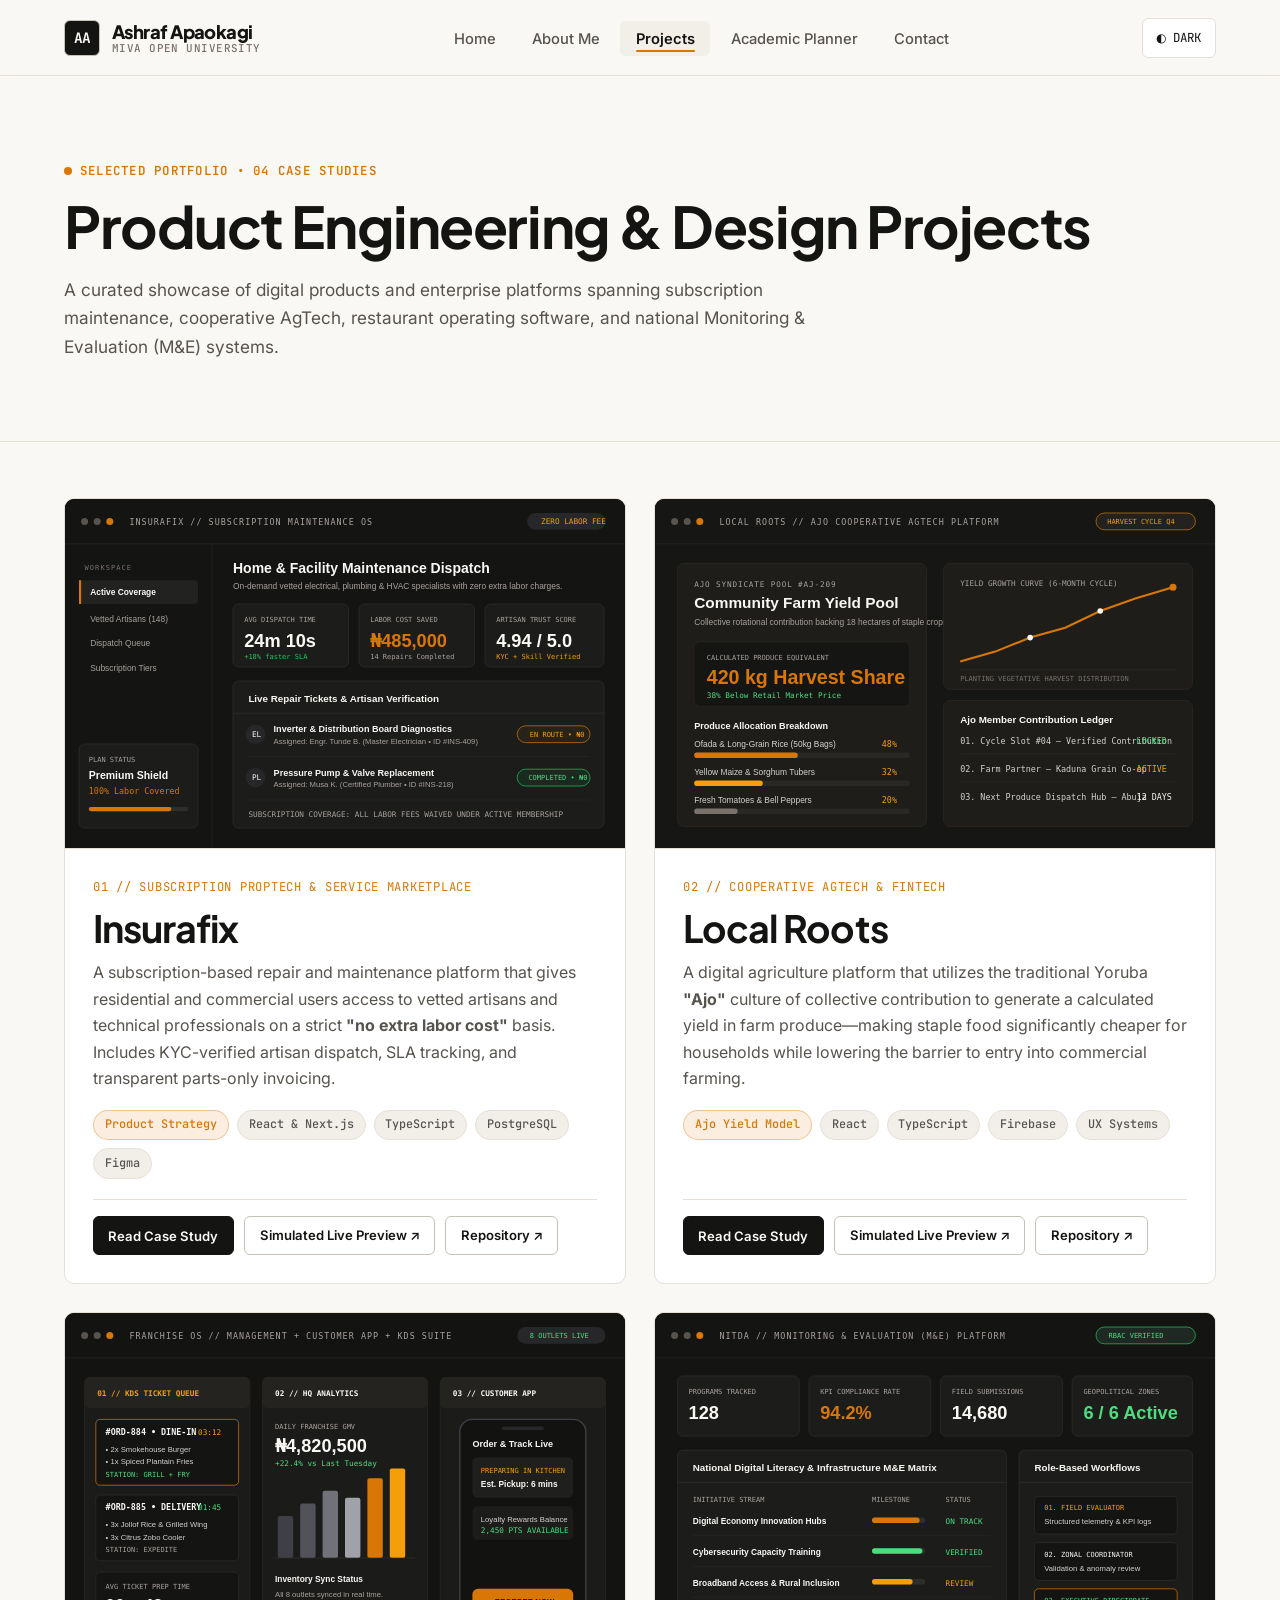
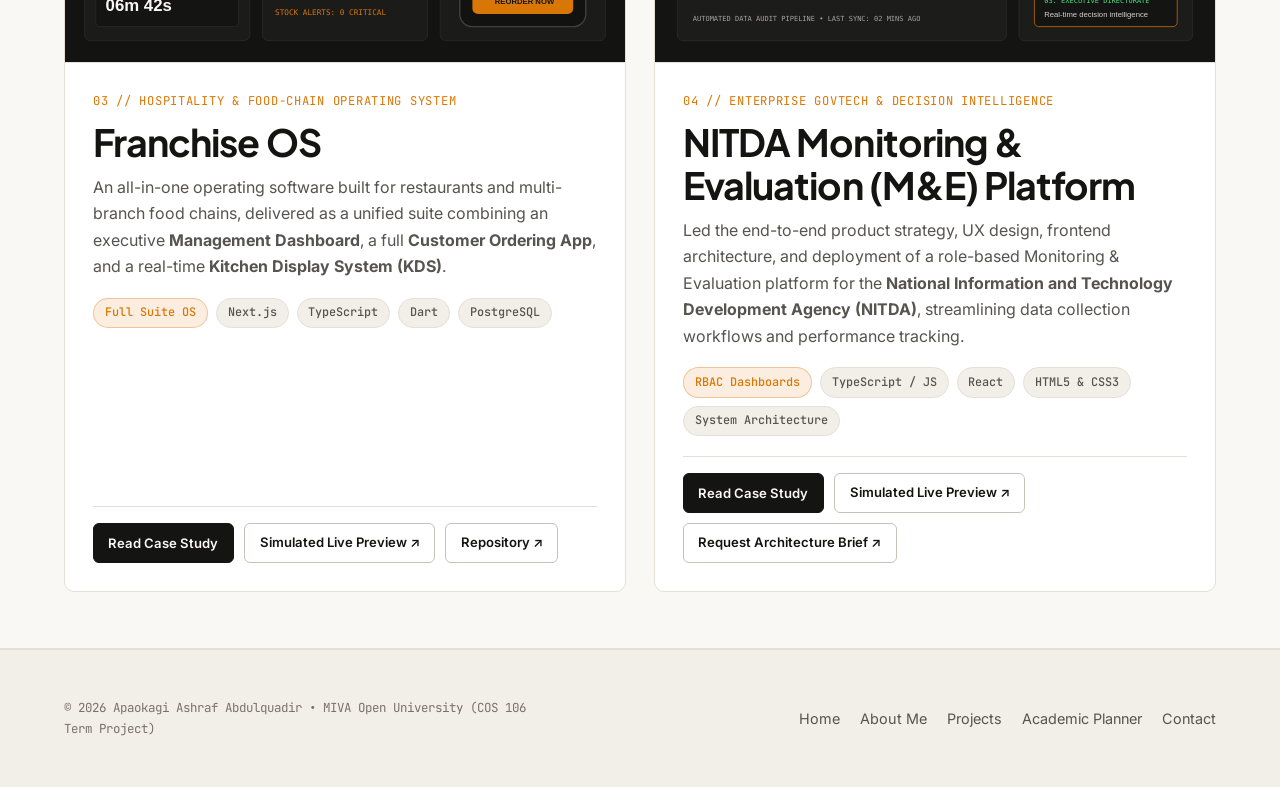
<file: projects.html>
<!DOCTYPE html>
<html lang="en">
<head>
  <meta charset="UTF-8" />
  <meta name="viewport" content="width=device-width, initial-scale=1.0" />
  <meta name="description" content="Selected Product Engineering & UX Projects by Apaokagi Ashraf Abdulquadir — Insurafix, Local Roots, Franchise OS, and NITDA M&E Platform." />
  <title>Projects | Apaokagi Ashraf Abdulquadir</title>
  <link rel="preconnect" href="https://fonts.googleapis.com" />
  <link rel="preconnect" href="https://fonts.gstatic.com" crossorigin />
  <link href="https://fonts.googleapis.com/css2?family=Inter:wght@400;500;600;700&amp;family=JetBrains+Mono:wght@400;500;600&amp;family=Plus+Jakarta+Sans:wght@700;800&amp;display=swap" rel="stylesheet" />
  <link rel="stylesheet" href="css/styles.css" />
</head>
<body>
  <a href="#main-content" class="skip-link">Skip to main content</a>

  <!-- Persistent Navigation Header -->
  <header class="site-header">
    <div class="container header-inner">
      <a href="index.html" class="brand-logo" aria-label="Apaokagi Ashraf Abdulquadir Home">
        <span class="brand-monogram">AA</span>
        <span class="brand-meta">
          <span>Ashraf Apaokagi</span>
          <span class="brand-sub">MIVA OPEN UNIVERSITY</span>
        </span>
      </a>

      <nav aria-label="Primary Navigation">
        <ul class="nav-menu" id="nav-menu">
          <li><a href="index.html" class="nav-link">Home</a></li>
          <li><a href="about.html" class="nav-link">About Me</a></li>
          <li><a href="projects.html" class="nav-link active" aria-current="page">Projects</a></li>
          <li><a href="planner.html" class="nav-link">Academic Planner</a></li>
          <li><a href="contact.html" class="nav-link">Contact</a></li>
        </ul>
      </nav>

      <div class="header-actions">
        <button type="button" class="theme-toggle" id="theme-toggle" aria-label="Toggle color theme">
          <span>◐</span>
          <span id="theme-toggle-label">DARK</span>
        </button>
        <button type="button" class="mobile-nav-toggle" id="mobile-nav-toggle" aria-expanded="false" aria-controls="nav-menu">
          MENU ☰
        </button>
      </div>
    </div>
  </header>

  <!-- Main Content -->
  <main id="main-content">
    <!-- Page Header -->
    <section class="section">
      <div class="container">
        <span class="eyebrow">Selected Portfolio • 04 Case Studies</span>
        <h1>Product Engineering &amp; Design Projects</h1>
        <p style="margin-top: 1rem; font-size: 1.08rem;">
          A curated showcase of digital products and enterprise platforms spanning subscription maintenance, cooperative AgTech, restaurant operating software, and national Monitoring &amp; Evaluation (M&amp;E) systems.
        </p>
      </div>
    </section>

    <!-- Projects Showcase Grid -->
    <section class="section-compact">
      <div class="container">
        <div class="grid-2">
          <!-- Project 1: Insurafix -->
          <article class="project-card" id="insurafix">
            <div class="project-thumb">
              <img
                src="assets/project-insurafix.svg"
                alt="Screenshot mockup of Insurafix subscription repair and maintenance dispatch platform"
              />
            </div>
            <div class="project-body">
              <div>
                <p class="card-meta">01 // Subscription PropTech &amp; Service Marketplace</p>
                <h2>Insurafix</h2>
                <p style="margin-top: 0.65rem;">
                  A subscription-based repair and maintenance platform that gives residential and commercial users access to vetted artisans and technical professionals on a strict <strong>"no extra labor cost"</strong> basis. Includes KYC-verified artisan dispatch, SLA tracking, and transparent parts-only invoicing.
                </p>
                <ul class="tag-cloud" aria-label="Insurafix Technologies">
                  <li class="badge badge-amber">Product Strategy</li>
                  <li class="badge">React &amp; Next.js</li>
                  <li class="badge">TypeScript</li>
                  <li class="badge">PostgreSQL</li>
                  <li class="badge">Figma</li>
                </ul>
              </div>
              <div class="project-links">
                <button type="button" class="btn btn-primary btn-sm" data-project-modal="insurafix">
                  Read Case Study
                </button>
                <a href="#insurafix" class="btn btn-secondary btn-sm" data-project-modal="insurafix">
                  Simulated Live Preview ↗
                </a>
                <a href="https://github.com" target="_blank" rel="noopener" class="btn btn-secondary btn-sm">
                  Repository ↗
                </a>
              </div>
            </div>
          </article>

          <!-- Project 2: Local Roots -->
          <article class="project-card" id="localroots">
            <div class="project-thumb">
              <img
                src="assets/project-localroots.svg"
                alt="Screenshot mockup of Local Roots Ajo cooperative produce yield calculator and farm pool dashboard"
              />
            </div>
            <div class="project-body">
              <div>
                <p class="card-meta">02 // Cooperative AgTech &amp; FinTech</p>
                <h2>Local Roots</h2>
                <p style="margin-top: 0.65rem;">
                  A digital agriculture platform that utilizes the traditional Yoruba <strong>"Ajo"</strong> culture of collective contribution to generate a calculated yield in farm produce—making staple food significantly cheaper for households while lowering the barrier to entry into commercial farming.
                </p>
                <ul class="tag-cloud" aria-label="Local Roots Technologies">
                  <li class="badge badge-amber">Ajo Yield Model</li>
                  <li class="badge">React</li>
                  <li class="badge">TypeScript</li>
                  <li class="badge">Firebase</li>
                  <li class="badge">UX Systems</li>
                </ul>
              </div>
              <div class="project-links">
                <button type="button" class="btn btn-primary btn-sm" data-project-modal="localroots">
                  Read Case Study
                </button>
                <a href="#localroots" class="btn btn-secondary btn-sm" data-project-modal="localroots">
                  Simulated Live Preview ↗
                </a>
                <a href="https://github.com" target="_blank" rel="noopener" class="btn btn-secondary btn-sm">
                  Repository ↗
                </a>
              </div>
            </div>
          </article>

          <!-- Project 3: Franchise OS -->
          <article class="project-card" id="franchiseos">
            <div class="project-thumb">
              <img
                src="assets/project-franchiseos.svg"
                alt="Screenshot mockup of Franchise OS showing KDS ticket queue, HQ analytics, and mobile customer ordering app"
              />
            </div>
            <div class="project-body">
              <div>
                <p class="card-meta">03 // Hospitality &amp; Food-Chain Operating System</p>
                <h2>Franchise OS</h2>
                <p style="margin-top: 0.65rem;">
                  An all-in-one operating software built for restaurants and multi-branch food chains, delivered as a unified suite combining an executive <strong>Management Dashboard</strong>, a full <strong>Customer Ordering App</strong>, and a real-time <strong>Kitchen Display System (KDS)</strong>.
                </p>
                <ul class="tag-cloud" aria-label="Franchise OS Technologies">
                  <li class="badge badge-amber">Full Suite OS</li>
                  <li class="badge">Next.js</li>
                  <li class="badge">TypeScript</li>
                  <li class="badge">Dart</li>
                  <li class="badge">PostgreSQL</li>
                </ul>
              </div>
              <div class="project-links">
                <button type="button" class="btn btn-primary btn-sm" data-project-modal="franchiseos">
                  Read Case Study
                </button>
                <a href="#franchiseos" class="btn btn-secondary btn-sm" data-project-modal="franchiseos">
                  Simulated Live Preview ↗
                </a>
                <a href="https://github.com" target="_blank" rel="noopener" class="btn btn-secondary btn-sm">
                  Repository ↗
                </a>
              </div>
            </div>
          </article>

          <!-- Project 4: NITDA M&E Platform -->
          <article class="project-card" id="nitda">
            <div class="project-thumb">
              <img
                src="assets/project-nitda.svg"
                alt="Screenshot mockup of NITDA Monitoring and Evaluation role-based dashboard and KPI compliance tracker"
              />
            </div>
            <div class="project-body">
              <div>
                <p class="card-meta">04 // Enterprise GovTech &amp; Decision Intelligence</p>
                <h2>NITDA Monitoring &amp; Evaluation (M&amp;E) Platform</h2>
                <p style="margin-top: 0.65rem;">
                  Led the end-to-end product strategy, UX design, frontend architecture, and deployment of a role-based Monitoring &amp; Evaluation platform for the <strong>National Information and Technology Development Agency (NITDA)</strong>, streamlining data collection workflows and performance tracking.
                </p>
                <ul class="tag-cloud" aria-label="NITDA M&E Technologies">
                  <li class="badge badge-amber">RBAC Dashboards</li>
                  <li class="badge">TypeScript / JS</li>
                  <li class="badge">React</li>
                  <li class="badge">HTML5 &amp; CSS3</li>
                  <li class="badge">System Architecture</li>
                </ul>
              </div>
              <div class="project-links">
                <button type="button" class="btn btn-primary btn-sm" data-project-modal="nitda">
                  Read Case Study
                </button>
                <a href="#nitda" class="btn btn-secondary btn-sm" data-project-modal="nitda">
                  Simulated Live Preview ↗
                </a>
                <a href="contact.html" class="btn btn-secondary btn-sm">
                  Request Architecture Brief ↗
                </a>
              </div>
            </div>
          </article>
        </div>
      </div>
    </section>
  </main>

  <!-- Interactive Case Study Modal -->
  <div class="modal-backdrop" id="project-modal" aria-hidden="true" role="dialog" aria-modal="true" aria-labelledby="modal-title">
    <div class="modal-dialog">
      <div class="modal-header">
        <div>
          <p class="card-meta" id="modal-category">Case Study</p>
          <h2 id="modal-title" style="font-size: 1.5rem;">Project Title</h2>
          <p id="modal-role" style="font-family: var(--font-mono); font-size: 0.8rem; margin-top: 0.3rem; color: var(--text-muted);"></p>
        </div>
        <button type="button" class="modal-close" id="modal-close" aria-label="Close case study modal">✕</button>
      </div>

      <div style="display: flex; flex-direction: column; gap: 1.15rem;">
        <div>
          <h3 style="font-size: 1rem; margin-bottom: 0.35rem;">Problem Statement</h3>
          <p id="modal-problem"></p>
        </div>

        <div>
          <h3 style="font-size: 1rem; margin-bottom: 0.35rem;">Product Engineering Solution</h3>
          <p id="modal-solution"></p>
        </div>

        <div>
          <h3 style="font-size: 1rem; margin-bottom: 0.35rem;">Key Architectural &amp; UX Highlights</h3>
          <ul class="styled-list" id="modal-highlights" style="margin-top: 0.45rem;"></ul>
        </div>

        <div>
          <h3 style="font-size: 1rem; margin-bottom: 0.35rem;">Technology Stack</h3>
          <ul class="tag-cloud" id="modal-stack" style="margin-top: 0.45rem;"></ul>
        </div>
      </div>
    </div>
  </div>

  <!-- Site Footer -->
  <footer class="site-footer">
    <div class="container footer-inner">
      <div>
        <p class="footer-copy">
          © 2026 Apaokagi Ashraf Abdulquadir • MIVA Open University (COS 106 Term Project)
        </p>
      </div>
      <ul class="footer-links" aria-label="Footer Navigation">
        <li><a href="index.html">Home</a></li>
        <li><a href="about.html">About Me</a></li>
        <li><a href="projects.html">Projects</a></li>
        <li><a href="planner.html">Academic Planner</a></li>
        <li><a href="contact.html">Contact</a></li>
      </ul>
    </div>
  </footer>

  <script src="js/main.js"></script>
</body>
</html>
</file>
<file: css/styles.css>
/* ==========================================================================
   COS 106 – Introduction to Web Technologies | Practical Term Project
   Student: Apaokagi Ashraf Abdulquadir (MIVA Open University)
   Aesthetic: Minimalist Editorial Monochrome (Charcoal, Warm Paper & Amber)
   ========================================================================== */

:root {
  /* Color Palette — Light Editorial Mode (Default) */
  --bg-primary: #FAF8F5;
  --bg-secondary: #F2EFE9;
  --bg-elevated: #FFFFFF;
  --bg-inverse: #141413;

  --text-primary: #141413;
  --text-secondary: #57534E;
  --text-muted: #78716C;
  --text-inverse: #FAF8F5;

  --accent-primary: #D97706;
  --accent-hover: #B45309;
  --accent-soft: rgba(217, 119, 6, 0.12);
  --accent-border: rgba(217, 119, 6, 0.35);

  --border-subtle: #E4E0D8;
  --border-strong: #C7C2B8;

  --status-success: #15803D;
  --status-success-bg: rgba(21, 128, 61, 0.1);
  --status-error: #B91C1C;
  --status-error-bg: rgba(185, 28, 28, 0.08);

  /* Typography */
  --font-sans: 'Inter', -apple-system, BlinkMacSystemFont, 'Segoe UI', Roboto, sans-serif;
  --font-display: 'Plus Jakarta Sans', 'Inter', -apple-system, BlinkMacSystemFont, sans-serif;
  --font-mono: 'JetBrains Mono', 'Fira Code', 'Consolas', monospace;

  /* Spacing & Layout */
  --container-max: 1200px;
  --header-height: 76px;
  --radius-sm: 6px;
  --radius-md: 10px;
  --radius-lg: 16px;

  /* Shadows & Transitions */
  --shadow-sm: 0 2px 8px rgba(20, 20, 19, 0.04);
  --shadow-md: 0 12px 30px rgba(20, 20, 19, 0.07);
  --shadow-lg: 0 20px 44px rgba(20, 20, 19, 0.12);
  --transition-fast: 180ms cubic-bezier(0.16, 1, 0.3, 1);
  --transition-base: 300ms cubic-bezier(0.16, 1, 0.3, 1);
}

/* Dark Mode Theme Variables */
[data-theme="dark"] {
  --bg-primary: #111110;
  --bg-secondary: #191917;
  --bg-elevated: #1E1E1C;
  --bg-inverse: #FAF8F5;

  --text-primary: #F5F3EF;
  --text-secondary: #A8A29E;
  --text-muted: #78716C;
  --text-inverse: #141413;

  --accent-primary: #F59E0B;
  --accent-hover: #D97706;
  --accent-soft: rgba(245, 158, 11, 0.14);
  --accent-border: rgba(245, 158, 11, 0.4);

  --border-subtle: #292826;
  --border-strong: #3F3E3A;

  --status-success: #4ADE80;
  --status-success-bg: rgba(74, 222, 128, 0.12);
  --status-error: #F87171;
  --status-error-bg: rgba(248, 113, 113, 0.12);

  --shadow-sm: 0 2px 8px rgba(0, 0, 0, 0.25);
  --shadow-md: 0 12px 30px rgba(0, 0, 0, 0.4);
  --shadow-lg: 0 20px 44px rgba(0, 0, 0, 0.55);
}

/* ==========================================================================
   1. Reset & Base Typography
   ========================================================================== */
*,
*::before,
*::after {
  box-sizing: border-box;
  margin: 0;
  padding: 0;
}

html {
  scroll-behavior: smooth;
  font-size: 16px;
}

body {
  font-family: var(--font-sans);
  background-color: var(--bg-primary);
  color: var(--text-primary);
  line-height: 1.65;
  -webkit-font-smoothing: antialiased;
  -moz-osx-font-smoothing: grayscale;
  transition: background-color var(--transition-base), color var(--transition-base);
  min-height: 100vh;
  display: flex;
  flex-direction: column;
}

main {
  flex: 1;
}

img,
svg,
video,
audio {
  max-width: 100%;
  display: block;
}

a {
  color: inherit;
  text-decoration: none;
  transition: color var(--transition-fast);
}

ul,
ol {
  list-style-position: inside;
}

h1, h2, h3, h4 {
  font-family: var(--font-display);
  color: var(--text-primary);
  line-height: 1.15;
  letter-spacing: -0.025em;
  font-weight: 700;
}

h1 {
  font-size: clamp(2.25rem, 4.5vw, 3.6rem);
}

h2 {
  font-size: clamp(1.65rem, 3vw, 2.35rem);
}

h3 {
  font-size: clamp(1.2rem, 2vw, 1.45rem);
}

p {
  color: var(--text-secondary);
  max-width: 68ch;
}

/* Skip Link for Accessibility */
.skip-link {
  position: absolute;
  top: -100px;
  left: 1rem;
  background: var(--accent-primary);
  color: #141413;
  padding: 0.6rem 1rem;
  border-radius: var(--radius-sm);
  font-weight: 600;
  z-index: 1000;
}

.skip-link:focus {
  top: 1rem;
}

/* ==========================================================================
   2. Layout Containers & Section Structure
   ========================================================================== */
.container {
  width: 100%;
  max-width: var(--container-max);
  margin: 0 auto;
  padding: 0 1.5rem;
}

.section {
  padding: 5rem 0;
  border-bottom: 1px solid var(--border-subtle);
}

.section-compact {
  padding: 3.5rem 0;
  border-bottom: 1px solid var(--border-subtle);
}

.section-header {
  display: flex;
  flex-wrap: wrap;
  justify-content: space-between;
  align-items: flex-end;
  gap: 1.25rem;
  margin-bottom: 2.75rem;
}

.eyebrow {
  display: inline-flex;
  align-items: center;
  gap: 0.5rem;
  font-family: var(--font-mono);
  font-size: 0.78rem;
  text-transform: uppercase;
  letter-spacing: 0.1em;
  color: var(--accent-primary);
  font-weight: 600;
  margin-bottom: 0.75rem;
}

.eyebrow::before {
  content: "";
  display: inline-block;
  width: 8px;
  height: 8px;
  border-radius: 50%;
  background-color: var(--accent-primary);
  animation: pulseDot 2.4s infinite ease-in-out;
}

/* ==========================================================================
   3. Navigation & Sticky Header (Flexbox)
   ========================================================================== */
.site-header {
  position: sticky;
  top: 0;
  z-index: 100;
  height: var(--header-height);
  background-color: color-mix(in srgb, var(--bg-primary) 88%, transparent);
  backdrop-filter: blur(12px);
  -webkit-backdrop-filter: blur(12px);
  border-bottom: 1px solid var(--border-subtle);
}

.header-inner {
  height: 100%;
  display: flex;
  align-items: center;
  justify-content: space-between;
  gap: 1.5rem;
}

.brand-logo {
  display: inline-flex;
  align-items: center;
  gap: 0.75rem;
  font-family: var(--font-display);
  font-weight: 800;
  font-size: 1.15rem;
  letter-spacing: -0.03em;
  color: var(--text-primary);
}

.brand-monogram {
  width: 36px;
  height: 36px;
  border-radius: var(--radius-sm);
  background-color: var(--text-primary);
  color: var(--bg-primary);
  display: inline-flex;
  align-items: center;
  justify-content: center;
  font-family: var(--font-mono);
  font-size: 0.9rem;
  font-weight: 700;
  border: 1px solid var(--border-strong);
}

.brand-meta {
  display: flex;
  flex-direction: column;
  line-height: 1.15;
}

.brand-sub {
  font-family: var(--font-mono);
  font-size: 0.68rem;
  color: var(--text-muted);
  font-weight: 500;
  letter-spacing: 0.04em;
}

.nav-menu {
  display: flex;
  align-items: center;
  gap: 0.35rem;
  list-style: none;
}

.nav-link {
  position: relative;
  padding: 0.55rem 0.95rem;
  font-size: 0.92rem;
  font-weight: 500;
  color: var(--text-secondary);
  border-radius: var(--radius-sm);
  transition: color var(--transition-fast), background-color var(--transition-fast);
}

.nav-link:hover {
  color: var(--text-primary);
  background-color: var(--bg-secondary);
}

.nav-link.active {
  color: var(--text-primary);
  font-weight: 600;
  background-color: var(--bg-secondary);
}

.nav-link.active::after {
  content: "";
  position: absolute;
  bottom: 4px;
  left: 0.95rem;
  right: 0.95rem;
  height: 2px;
  background-color: var(--accent-primary);
  border-radius: 2px;
}

.header-actions {
  display: flex;
  align-items: center;
  gap: 0.65rem;
}

.theme-toggle,
.mobile-nav-toggle {
  background: var(--bg-elevated);
  border: 1px solid var(--border-subtle);
  color: var(--text-primary);
  height: 40px;
  padding: 0 0.85rem;
  border-radius: var(--radius-sm);
  cursor: pointer;
  display: inline-flex;
  align-items: center;
  justify-content: center;
  gap: 0.45rem;
  font-family: var(--font-mono);
  font-size: 0.78rem;
  transition: border-color var(--transition-fast), transform var(--transition-fast), background-color var(--transition-fast);
}

.theme-toggle:hover,
.mobile-nav-toggle:hover {
  border-color: var(--accent-primary);
  background-color: var(--bg-secondary);
}

.mobile-nav-toggle {
  display: none;
}

/* ==========================================================================
   4. Buttons & Badges
   ========================================================================== */
.btn-group {
  display: flex;
  flex-wrap: wrap;
  align-items: center;
  gap: 0.85rem;
}

.btn {
  display: inline-flex;
  align-items: center;
  justify-content: center;
  gap: 0.55rem;
  padding: 0.8rem 1.4rem;
  font-size: 0.92rem;
  font-weight: 600;
  border-radius: var(--radius-sm);
  border: 1px solid transparent;
  cursor: pointer;
  transition: all var(--transition-fast);
  font-family: var(--font-sans);
  white-space: nowrap;
}

.btn-primary {
  background-color: var(--text-primary);
  color: var(--bg-primary);
  border-color: var(--text-primary);
}

.btn-primary:hover {
  background-color: var(--accent-primary);
  border-color: var(--accent-primary);
  color: #141413;
  transform: translateY(-2px);
  box-shadow: var(--shadow-sm);
}

.btn-secondary {
  background-color: var(--bg-elevated);
  color: var(--text-primary);
  border-color: var(--border-strong);
}

.btn-secondary:hover {
  border-color: var(--text-primary);
  background-color: var(--bg-secondary);
  transform: translateY(-2px);
}

.btn-amber {
  background-color: var(--accent-primary);
  color: #141413;
  border-color: var(--accent-primary);
  font-weight: 700;
}

.btn-amber:hover {
  background-color: var(--accent-hover);
  border-color: var(--accent-hover);
  color: #FFFFFF;
  transform: translateY(-2px);
}

.btn-sm {
  padding: 0.5rem 0.9rem;
  font-size: 0.82rem;
}

.badge {
  display: inline-flex;
  align-items: center;
  padding: 0.28rem 0.68rem;
  font-family: var(--font-mono);
  font-size: 0.74rem;
  font-weight: 500;
  border-radius: 999px;
  background-color: var(--bg-secondary);
  color: var(--text-secondary);
  border: 1px solid var(--border-subtle);
}

.badge-amber {
  background-color: var(--accent-soft);
  color: var(--accent-primary);
  border-color: var(--accent-border);
}

/* ==========================================================================
   5. Homepage Hero & Editorial Grid (CSS Grid)
   ========================================================================== */
.hero-grid {
  display: grid;
  grid-template-columns: 1.35fr 0.95fr;
  gap: 3.5rem;
  align-items: center;
  animation: fadeUp 600ms cubic-bezier(0.16, 1, 0.3, 1) both;
}

.hero-welcome {
  font-family: var(--font-mono);
  font-size: 0.84rem;
  color: var(--text-muted);
  margin-bottom: 0.6rem;
  letter-spacing: 0.04em;
}

.hero-title {
  margin-bottom: 1.25rem;
}

.hero-title .highlight {
  color: var(--accent-primary);
}

.hero-bio {
  font-size: 1.08rem;
  color: var(--text-secondary);
  margin-bottom: 1.85rem;
  line-height: 1.75;
}

.hero-meta-grid {
  display: grid;
  grid-template-columns: repeat(3, 1fr);
  gap: 1rem;
  margin-top: 2.25rem;
  padding-top: 1.75rem;
  border-top: 1px solid var(--border-subtle);
}

.stat-item {
  display: flex;
  flex-direction: column;
  gap: 0.2rem;
}

.stat-value {
  font-family: var(--font-display);
  font-size: 1.5rem;
  font-weight: 800;
  color: var(--text-primary);
  font-variant-numeric: tabular-nums;
}

.stat-label {
  font-family: var(--font-mono);
  font-size: 0.74rem;
  color: var(--text-muted);
  text-transform: uppercase;
  letter-spacing: 0.05em;
}

/* Portrait Frame */
.portrait-card {
  background-color: var(--bg-elevated);
  border: 1px solid var(--border-subtle);
  border-radius: var(--radius-lg);
  padding: 1rem;
  box-shadow: var(--shadow-md);
  position: relative;
}

.portrait-image-wrap {
  overflow: hidden;
  border-radius: var(--radius-md);
  aspect-ratio: 3 / 3.7;
  background-color: var(--bg-secondary);
  border: 1px solid var(--border-subtle);
}

.portrait-image-wrap img {
  width: 100%;
  height: 100%;
  object-fit: cover;
  object-position: center top;
  transition: transform 500ms ease;
}

.portrait-card:hover .portrait-image-wrap img {
  transform: scale(1.03);
}

.portrait-caption {
  display: flex;
  justify-content: space-between;
  align-items: center;
  padding: 0.9rem 0.35rem 0.25rem;
  font-family: var(--font-mono);
  font-size: 0.78rem;
  color: var(--text-secondary);
}

/* ==========================================================================
   6. Cards, Bento Grids & Lists
   ========================================================================== */
.grid-2 {
  display: grid;
  grid-template-columns: repeat(2, 1fr);
  gap: 1.75rem;
}

.grid-3 {
  display: grid;
  grid-template-columns: repeat(3, 1fr);
  gap: 1.5rem;
}

.grid-4 {
  display: grid;
  grid-template-columns: repeat(4, 1fr);
  gap: 1.25rem;
}

.card {
  background-color: var(--bg-elevated);
  border: 1px solid var(--border-subtle);
  border-radius: var(--radius-md);
  padding: 1.85rem;
  box-shadow: var(--shadow-sm);
  transition: transform var(--transition-base), border-color var(--transition-base), box-shadow var(--transition-base);
  display: flex;
  flex-direction: column;
  justify-content: space-between;
}

.card:hover {
  transform: translateY(-3px);
  border-color: var(--border-strong);
  box-shadow: var(--shadow-md);
}

.card-meta {
  font-family: var(--font-mono);
  font-size: 0.76rem;
  color: var(--accent-primary);
  text-transform: uppercase;
  letter-spacing: 0.06em;
  margin-bottom: 0.55rem;
}

.card h3 {
  margin-bottom: 0.65rem;
}

.card p {
  font-size: 0.95rem;
}

/* Styled Lists for Skills, Education & Hobbies */
.styled-list {
  list-style: none;
  display: flex;
  flex-direction: column;
  gap: 0.7rem;
  margin-top: 1rem;
}

.styled-list li {
  display: flex;
  align-items: flex-start;
  gap: 0.65rem;
  font-size: 0.94rem;
  color: var(--text-secondary);
}

.styled-list li::before {
  content: "→";
  font-family: var(--font-mono);
  color: var(--accent-primary);
  font-weight: 700;
  flex-shrink: 0;
}

.tag-cloud {
  display: flex;
  flex-wrap: wrap;
  gap: 0.5rem;
  margin-top: 1.15rem;
  list-style: none;
}

/* Timeline items for Work Experience */
.timeline {
  display: flex;
  flex-direction: column;
  gap: 1.5rem;
}

.timeline-item {
  background-color: var(--bg-elevated);
  border: 1px solid var(--border-subtle);
  border-left: 3px solid var(--accent-primary);
  border-radius: var(--radius-md);
  padding: 1.5rem 1.75rem;
}

.timeline-header {
  display: flex;
  flex-wrap: wrap;
  justify-content: space-between;
  align-items: baseline;
  gap: 0.5rem;
  margin-bottom: 0.75rem;
}

/* Audio Bio Bar on About Page */
.audio-bio-card {
  margin-top: 1.5rem;
  padding: 1rem 1.25rem;
  background-color: var(--bg-secondary);
  border: 1px solid var(--border-subtle);
  border-radius: var(--radius-md);
  display: flex;
  flex-wrap: wrap;
  align-items: center;
  justify-content: space-between;
  gap: 1rem;
}

.audio-bio-card audio {
  height: 38px;
  max-width: 280px;
}

/* ==========================================================================
   7. Semantic HTML Tables (Coursework, Certifications & Timetable)
   ========================================================================== */
.table-wrapper {
  width: 100%;
  overflow-x: auto;
  background-color: var(--bg-elevated);
  border: 1px solid var(--border-subtle);
  border-radius: var(--radius-md);
  box-shadow: var(--shadow-sm);
}

.data-table {
  width: 100%;
  border-collapse: collapse;
  text-align: left;
  font-size: 0.93rem;
}

.data-table caption {
  text-align: left;
  padding: 1.1rem 1.35rem;
  font-family: var(--font-mono);
  font-size: 0.8rem;
  color: var(--text-muted);
  border-bottom: 1px solid var(--border-subtle);
  background-color: var(--bg-secondary);
  text-transform: uppercase;
  letter-spacing: 0.06em;
}

.data-table th,
.data-table td {
  padding: 1rem 1.35rem;
  border-bottom: 1px solid var(--border-subtle);
}

.data-table thead th {
  font-family: var(--font-mono);
  font-size: 0.76rem;
  text-transform: uppercase;
  letter-spacing: 0.07em;
  color: var(--text-secondary);
  background-color: var(--bg-secondary);
  font-weight: 600;
}

.data-table tbody tr {
  transition: background-color var(--transition-fast);
}

.data-table tbody tr:hover {
  background-color: var(--bg-secondary);
}

.data-table tfoot td {
  font-family: var(--font-mono);
  font-size: 0.82rem;
  color: var(--text-secondary);
  background-color: var(--bg-secondary);
  font-weight: 600;
}

.code-pill {
  font-family: var(--font-mono);
  font-weight: 600;
  font-size: 0.82rem;
  color: var(--accent-primary);
  background-color: var(--accent-soft);
  padding: 0.2rem 0.55rem;
  border-radius: 4px;
  white-space: nowrap;
}

/* ==========================================================================
   8. Projects Showcase Grid & Case-Study Modal
   ========================================================================== */
.project-card {
  background-color: var(--bg-elevated);
  border: 1px solid var(--border-subtle);
  border-radius: var(--radius-md);
  overflow: hidden;
  display: flex;
  flex-direction: column;
  transition: transform var(--transition-base), box-shadow var(--transition-base), border-color var(--transition-base);
}

.project-card:hover {
  transform: translateY(-4px);
  border-color: var(--accent-primary);
  box-shadow: var(--shadow-md);
}

.project-thumb {
  aspect-ratio: 16 / 10;
  background-color: #141413;
  border-bottom: 1px solid var(--border-subtle);
  overflow: hidden;
}

.project-thumb img {
  width: 100%;
  height: 100%;
  object-fit: cover;
  transition: transform 450ms ease;
}

.project-card:hover .project-thumb img {
  transform: scale(1.03);
}

.project-body {
  padding: 1.75rem;
  display: flex;
  flex-direction: column;
  flex: 1;
  justify-content: space-between;
  gap: 1.25rem;
}

.project-links {
  display: flex;
  flex-wrap: wrap;
  gap: 0.65rem;
  padding-top: 1rem;
  border-top: 1px solid var(--border-subtle);
}

/* Project Case Study Modal */
.modal-backdrop {
  position: fixed;
  inset: 0;
  background-color: rgba(15, 15, 14, 0.72);
  backdrop-filter: blur(6px);
  display: flex;
  align-items: center;
  justify-content: center;
  padding: 1.5rem;
  z-index: 500;
  opacity: 0;
  pointer-events: none;
  transition: opacity var(--transition-base);
}

.modal-backdrop.open {
  opacity: 1;
  pointer-events: auto;
}

.modal-dialog {
  background-color: var(--bg-elevated);
  border: 1px solid var(--border-strong);
  border-radius: var(--radius-lg);
  max-width: 680px;
  width: 100%;
  max-height: 88vh;
  overflow-y: auto;
  padding: 2.25rem;
  box-shadow: var(--shadow-lg);
  transform: translateY(16px);
  transition: transform var(--transition-base);
}

.modal-backdrop.open .modal-dialog {
  transform: translateY(0);
}

.modal-header {
  display: flex;
  justify-content: space-between;
  align-items: flex-start;
  gap: 1rem;
  margin-bottom: 1.25rem;
  padding-bottom: 1rem;
  border-bottom: 1px solid var(--border-subtle);
}

.modal-close {
  background: var(--bg-secondary);
  border: 1px solid var(--border-subtle);
  color: var(--text-primary);
  width: 36px;
  height: 36px;
  border-radius: var(--radius-sm);
  cursor: pointer;
  font-size: 1.1rem;
  font-weight: 700;
}

/* ==========================================================================
   9. Academic Planner (Simple Interactive Task Management System)
   ========================================================================== */
.planner-card {
  background-color: var(--bg-elevated);
  border: 1px solid var(--border-subtle);
  border-radius: var(--radius-md);
  padding: 2rem;
  box-shadow: var(--shadow-sm);
}

.planner-stats-bar {
  display: flex;
  flex-wrap: wrap;
  justify-content: space-between;
  align-items: center;
  gap: 1rem;
  padding: 1rem 1.25rem;
  background-color: var(--bg-secondary);
  border: 1px solid var(--border-subtle);
  border-radius: var(--radius-sm);
  margin-bottom: 1.5rem;
}

.planner-counts {
  display: flex;
  flex-wrap: wrap;
  gap: 1.25rem;
  font-family: var(--font-mono);
  font-size: 0.83rem;
  font-variant-numeric: tabular-nums;
}

.planner-counts strong {
  color: var(--text-primary);
}

.task-form {
  display: flex;
  gap: 0.75rem;
  margin-bottom: 0.75rem;
}

.task-input {
  flex: 1;
  padding: 0.85rem 1.1rem;
  font-size: 0.96rem;
  font-family: var(--font-sans);
  background-color: var(--bg-primary);
  color: var(--text-primary);
  border: 1px solid var(--border-strong);
  border-radius: var(--radius-sm);
  transition: border-color var(--transition-fast), box-shadow var(--transition-fast);
}

.task-input:focus {
  outline: none;
  border-color: var(--accent-primary);
  box-shadow: 0 0 0 3px var(--accent-soft);
}

.task-list {
  list-style: none;
  display: flex;
  flex-direction: column;
  gap: 0.65rem;
  margin-top: 1.25rem;
}

.task-item {
  display: flex;
  align-items: center;
  justify-content: space-between;
  gap: 1rem;
  padding: 0.95rem 1.15rem;
  background-color: var(--bg-primary);
  border: 1px solid var(--border-subtle);
  border-radius: var(--radius-sm);
  transition: border-color var(--transition-fast), background-color var(--transition-fast);
  animation: fadeUp 220ms ease-out both;
}

.task-item:hover {
  border-color: var(--border-strong);
}

.task-item.completed {
  background-color: var(--bg-secondary);
  opacity: 0.82;
}

.task-left {
  display: flex;
  align-items: center;
  gap: 0.85rem;
  flex: 1;
  min-width: 0;
}

.task-title {
  font-size: 0.96rem;
  font-weight: 500;
  color: var(--text-primary);
  word-break: break-word;
}

.task-item.completed .task-title {
  text-decoration: line-through;
  color: var(--text-muted);
}

.task-actions {
  display: flex;
  align-items: center;
  gap: 0.5rem;
  flex-shrink: 0;
}

.btn-complete {
  background-color: var(--bg-elevated);
  color: var(--text-primary);
  border: 1px solid var(--border-strong);
  padding: 0.42rem 0.8rem;
  border-radius: var(--radius-sm);
  font-family: var(--font-mono);
  font-size: 0.76rem;
  cursor: pointer;
  transition: all var(--transition-fast);
}

.btn-complete:hover {
  border-color: var(--status-success);
  color: var(--status-success);
}

.task-item.completed .btn-complete {
  background-color: var(--status-success-bg);
  border-color: var(--status-success);
  color: var(--status-success);
}

.btn-delete {
  background-color: transparent;
  color: var(--status-error);
  border: 1px solid var(--border-subtle);
  padding: 0.42rem 0.8rem;
  border-radius: var(--radius-sm);
  font-family: var(--font-mono);
  font-size: 0.76rem;
  cursor: pointer;
  transition: all var(--transition-fast);
}

.btn-delete:hover {
  background-color: var(--status-error-bg);
  border-color: var(--status-error);
}

.empty-state {
  text-align: center;
  padding: 2.5rem 1rem;
  color: var(--text-muted);
  font-family: var(--font-mono);
  font-size: 0.88rem;
  border: 1px dashed var(--border-strong);
  border-radius: var(--radius-sm);
}

/* ==========================================================================
   10. Contact Form & Validation States
   ========================================================================== */
.contact-layout {
  display: grid;
  grid-template-columns: 0.95fr 1.25fr;
  gap: 3rem;
  align-items: start;
}

.contact-info-list {
  list-style: none;
  display: flex;
  flex-direction: column;
  gap: 1.25rem;
  margin-top: 1.75rem;
}

.contact-info-item {
  padding: 1.15rem 1.35rem;
  background-color: var(--bg-elevated);
  border: 1px solid var(--border-subtle);
  border-radius: var(--radius-md);
}

.contact-info-label {
  font-family: var(--font-mono);
  font-size: 0.74rem;
  text-transform: uppercase;
  letter-spacing: 0.08em;
  color: var(--text-muted);
  display: block;
  margin-bottom: 0.25rem;
}

.contact-info-value {
  font-size: 1rem;
  font-weight: 600;
  color: var(--text-primary);
}

.form-card {
  background-color: var(--bg-elevated);
  border: 1px solid var(--border-subtle);
  border-radius: var(--radius-md);
  padding: 2.25rem;
  box-shadow: var(--shadow-sm);
}

.form-group {
  margin-bottom: 1.35rem;
}

.form-label {
  display: flex;
  justify-content: space-between;
  align-items: baseline;
  font-size: 0.9rem;
  font-weight: 600;
  color: var(--text-primary);
  margin-bottom: 0.45rem;
}

.form-hint {
  font-family: var(--font-mono);
  font-size: 0.74rem;
  color: var(--text-muted);
  font-weight: 400;
}

.form-control {
  width: 100%;
  padding: 0.85rem 1rem;
  font-size: 0.95rem;
  font-family: var(--font-sans);
  color: var(--text-primary);
  background-color: var(--bg-primary);
  border: 1px solid var(--border-strong);
  border-radius: var(--radius-sm);
  transition: border-color var(--transition-fast), box-shadow var(--transition-fast);
}

.form-control:focus {
  outline: none;
  border-color: var(--accent-primary);
  box-shadow: 0 0 0 3px var(--accent-soft);
}

.form-control.input-error {
  border-color: var(--status-error);
  background-color: var(--status-error-bg);
}

.form-control.input-valid {
  border-color: var(--status-success);
}

textarea.form-control {
  min-height: 135px;
  resize: vertical;
}

.field-error {
  display: block;
  font-family: var(--font-mono);
  font-size: 0.78rem;
  color: var(--status-error);
  margin-top: 0.4rem;
  min-height: 1.15rem;
}

.form-feedback {
  padding: 1rem 1.25rem;
  border-radius: var(--radius-sm);
  font-size: 0.92rem;
  margin-bottom: 1.25rem;
  display: none;
}

.form-feedback.success {
  display: block;
  background-color: var(--status-success-bg);
  border: 1px solid var(--status-success);
  color: var(--status-success);
}

.form-feedback.error {
  display: block;
  background-color: var(--status-error-bg);
  border: 1px solid var(--status-error);
  color: var(--status-error);
}

/* ==========================================================================
   11. Footer
   ========================================================================== */
.site-footer {
  background-color: var(--bg-secondary);
  border-top: 1px solid var(--border-subtle);
  padding: 3rem 0;
  margin-top: auto;
}

.footer-inner {
  display: flex;
  flex-wrap: wrap;
  justify-content: space-between;
  align-items: center;
  gap: 1.5rem;
}

.footer-links {
  display: flex;
  flex-wrap: wrap;
  gap: 1.25rem;
  list-style: none;
  font-size: 0.9rem;
  color: var(--text-secondary);
}

.footer-links a:hover {
  color: var(--accent-primary);
}

.footer-copy {
  font-family: var(--font-mono);
  font-size: 0.78rem;
  color: var(--text-muted);
}

/* ==========================================================================
   12. Keyframe Animations
   ========================================================================== */
@keyframes fadeUp {
  from {
    opacity: 0;
    transform: translateY(14px);
  }
  to {
    opacity: 1;
    transform: translateY(0);
  }
}

@keyframes pulseDot {
  0%, 100% {
    opacity: 1;
    transform: scale(1);
  }
  50% {
    opacity: 0.45;
    transform: scale(0.85);
  }
}

/* ==========================================================================
   13. Responsive Media Queries
   ========================================================================== */
@media (max-width: 1024px) {
  .hero-grid,
  .contact-layout {
    grid-template-columns: 1fr;
    gap: 2.5rem;
  }

  .portrait-card {
    max-width: 440px;
  }

  .grid-4 {
    grid-template-columns: repeat(2, 1fr);
  }

  .grid-3 {
    grid-template-columns: repeat(2, 1fr);
  }
}

@media (max-width: 768px) {
  .section {
    padding: 3.5rem 0;
  }

  .mobile-nav-toggle {
    display: inline-flex;
  }

  .nav-menu {
    position: absolute;
    top: var(--header-height);
    left: 0;
    right: 0;
    background-color: var(--bg-elevated);
    border-bottom: 1px solid var(--border-strong);
    flex-direction: column;
    align-items: stretch;
    padding: 1rem 1.5rem;
    gap: 0.35rem;
    box-shadow: var(--shadow-md);
    display: none;
  }

  .nav-menu.open {
    display: flex;
  }

  .nav-link {
    padding: 0.75rem 1rem;
  }

  .nav-link.active::after {
    display: none;
  }

  .grid-2,
  .grid-3,
  .grid-4 {
    grid-template-columns: 1fr;
  }

  .task-form {
    flex-direction: column;
  }

  .task-item {
    flex-direction: column;
    align-items: flex-start;
  }

  .task-actions {
    width: 100%;
    justify-content: flex-end;
  }
}

@media (max-width: 480px) {
  .hero-meta-grid {
    grid-template-columns: 1fr;
    gap: 0.85rem;
  }

  .card,
  .planner-card,
  .form-card {
    padding: 1.35rem;
  }
}
</file>
